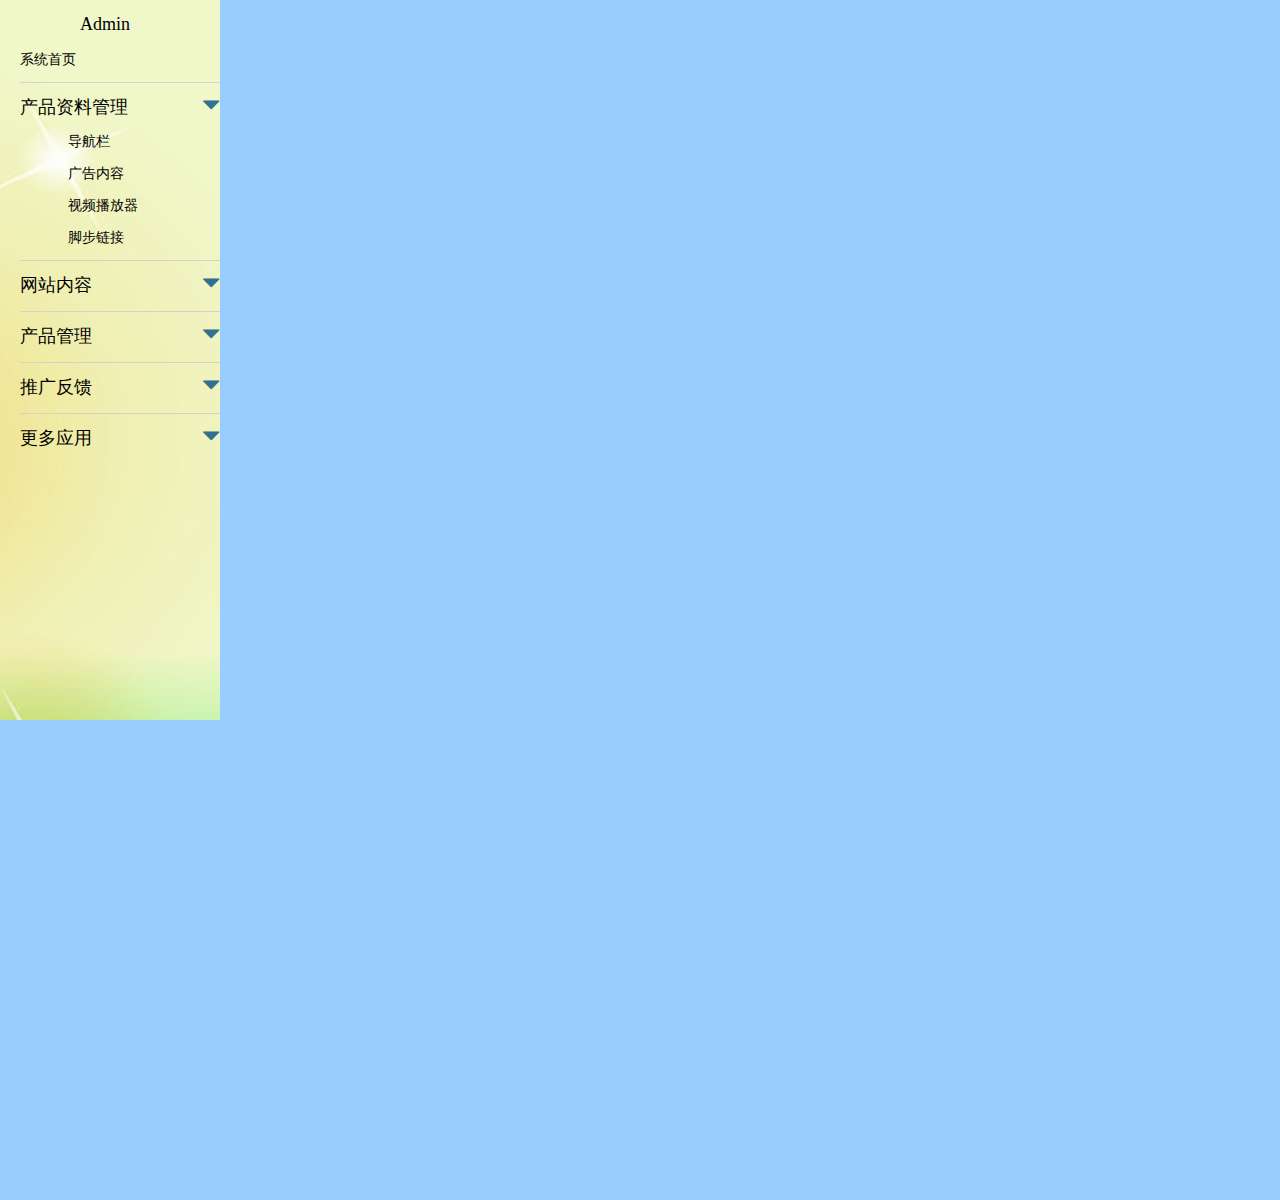
<file: php/login/index.html>
<!doctype html>
<html>
<head>
    <meta charset="utf-8">
    <title>管理员界面</title>
    <link rel="stylesheet" type="text/css" href="css/admin.css">
    <link rel="stylesheet" type="text/css" href="../../css/bootstrap.min.css">
    <script src="js/jquery1.11.min.js"></script>
    <script src="js/main.js"></script>
</head>

<body>
<div id="body">
    <div id="body-left">
        <div class="body-leftmain">
            <ul>
                <li class="nav1">

                    <a href="pages/admin/menu.php" target="a2">Admin</a>
                </li>

                <li>
                    <a href="pages/index.html" target="a2">系统首页 </a>
                </li>
                <li>
                    <a href="##">
                        <p class="t">
                           产品资料管理<span class="text-info pull-right glyphicon glyphicon-triangle-bottom"></span>
                        </p>
                    </a>
                    <ul class="u zz">
                        <li><a href="pages/f-z.html" target="a2">导航栏</a></li>
                        <li><a href="pages/f-s.html" target="a2">广告内容</a></li>
                        <li><a href="pages/f-g.html" target="a2">视频播放器</a></li>
                        <li><a href="pages/footer/menu.php" target="a2">脚步链接</a></li>
                    </ul>
                </li>
                <li>
                    <a href="##">
                        <p class="t">
                           网站内容<span class=" text-info pull-right glyphicon glyphicon-triangle-bottom"></span>
                        </p>
                    </a>
                    <ul class="u cc">
                        <li><a href="pages/f-z.html" target="a2">图片</a></li>
                        <li><a href="pages/f-s.html" target="a2">视频</a></li>
                        <li><a href="pages/f-g.html" target="a2">文章类别</a></li>
                        <li><a href="pages/news/menu.php" target="a2">新闻</a></li>
                    </ul>
                </li>
                <li>
                    <a href="##">
                        <p class="t">
                            产品管理<span class="text-info pull-right glyphicon glyphicon-triangle-bottom"></span>
                        </p>
                    </a>
                    <ul class="u">
                        <li><a href="pages/f-z.html" target="a2">产品类别</a></li>
                        <li><a href="pages/f-s.html" target="a2">产品介绍</a></li>
                        <li><a href="pages/f-g.html" target="a2">产品图片</a></li>
                        <li><a href="pages/f-c.html" target="a2">产品价格</a></li>
                    </ul>
                </li>
                <li>
                    <a href="##">
                        <p class="t">
                           推广反馈<span class="text-info pull-right glyphicon glyphicon-triangle-bottom"></span>
                        </p>
                    </a>
                    <ul class="u">
                        <li><a href="pages/f-z.html" target="a2">推广管理</a></li>
                        <li><a href="pages/f-s.html" target="a2">推送消息管理</a></li>
                        <li><a href="pages/f-g.html" target="a2">优惠券管理</a></li>
                        <li><a href="pages/f-c.html" target="a2">优惠券验证</a></li>
                        <li><a href="pages/f-c.html" target="a2">反馈</a></li>
                    </ul>
                </li>
                <li>
                    <a href="pages/more.html" target="a2">
                        <p class="t">
                           更多应用<span class="text-info pull-right glyphicon glyphicon-triangle-bottom"></span>
                        </p>
                    </a>

                </li>
            </ul>
        </div>
    </div>

    <div id="body-right">


    </div>
</div>
</body>
</html>
</file>
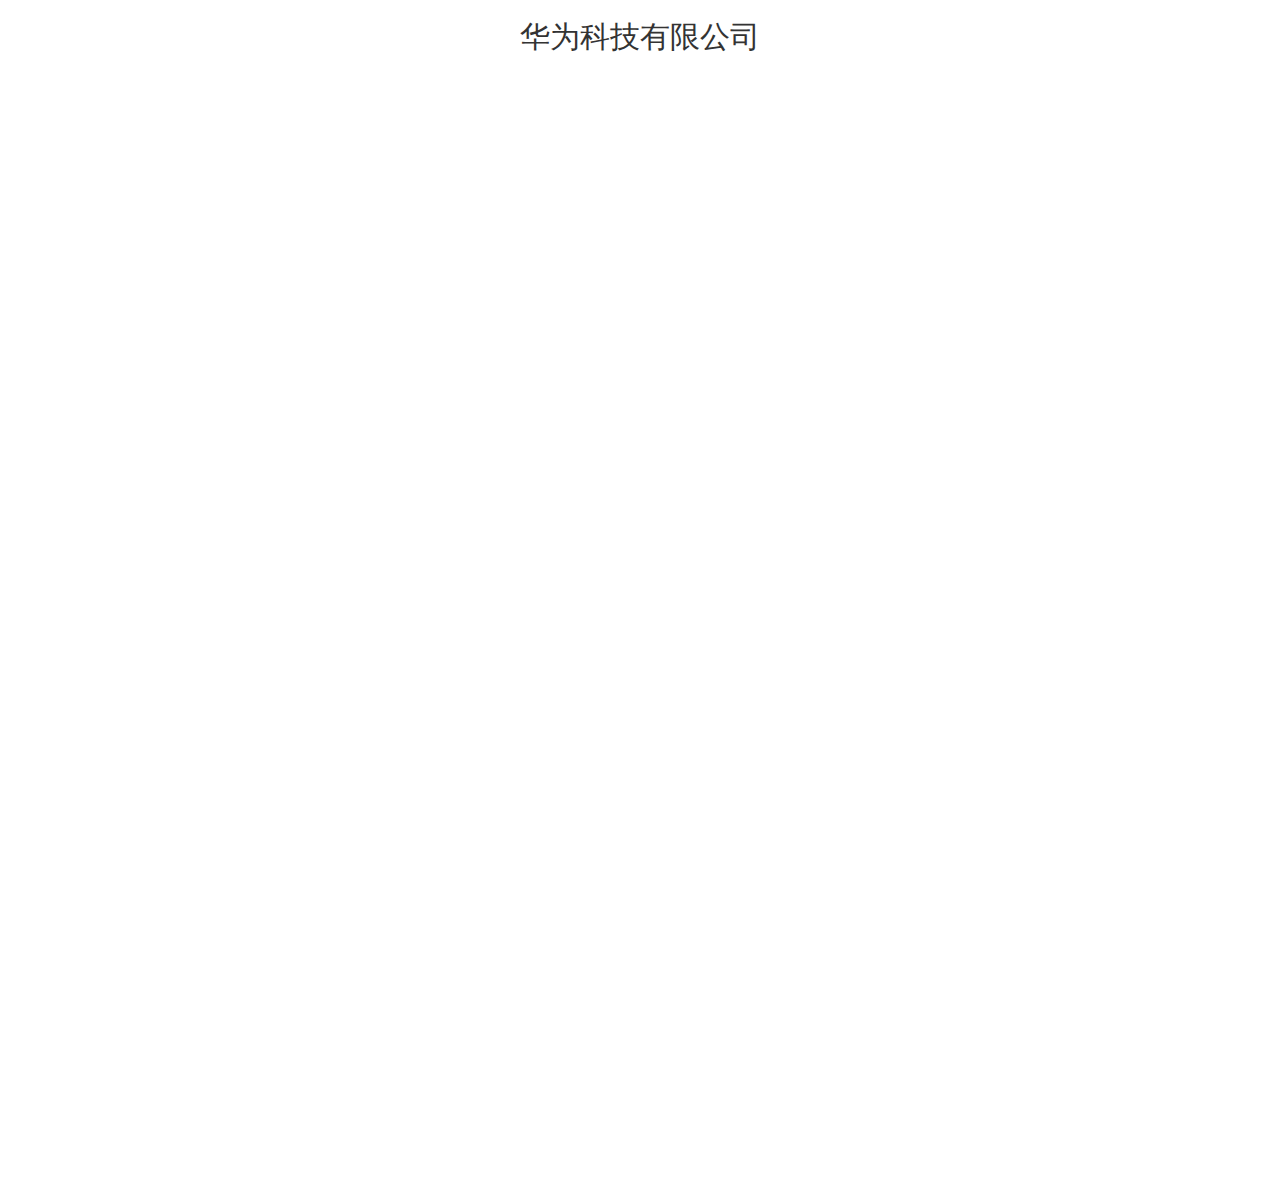
<file: php/login/pages/index.html>
<!doctype html>
<html>
<head>
<meta charset="utf-8">
<title>管理员界面</title>
<link rel="stylesheet" type="text/css" href="../css/admin.css">
<link rel="stylesheet" type="text/css" href="../../../css/bootstrap.min.css">
<script src="../js/jquery1.11.min.js"></script>
<script src="../js/main.js"></script>
</head>

<body>
  <div class="container col-sm-12 text-center" id="body-right-f">
     <h2>华为科技有限公司</h2>
    <div class="container">
         <div class="col-sm-12"> 
         	
         
         </div>

    </div>
   </div>  
</body>
</html>
</file>
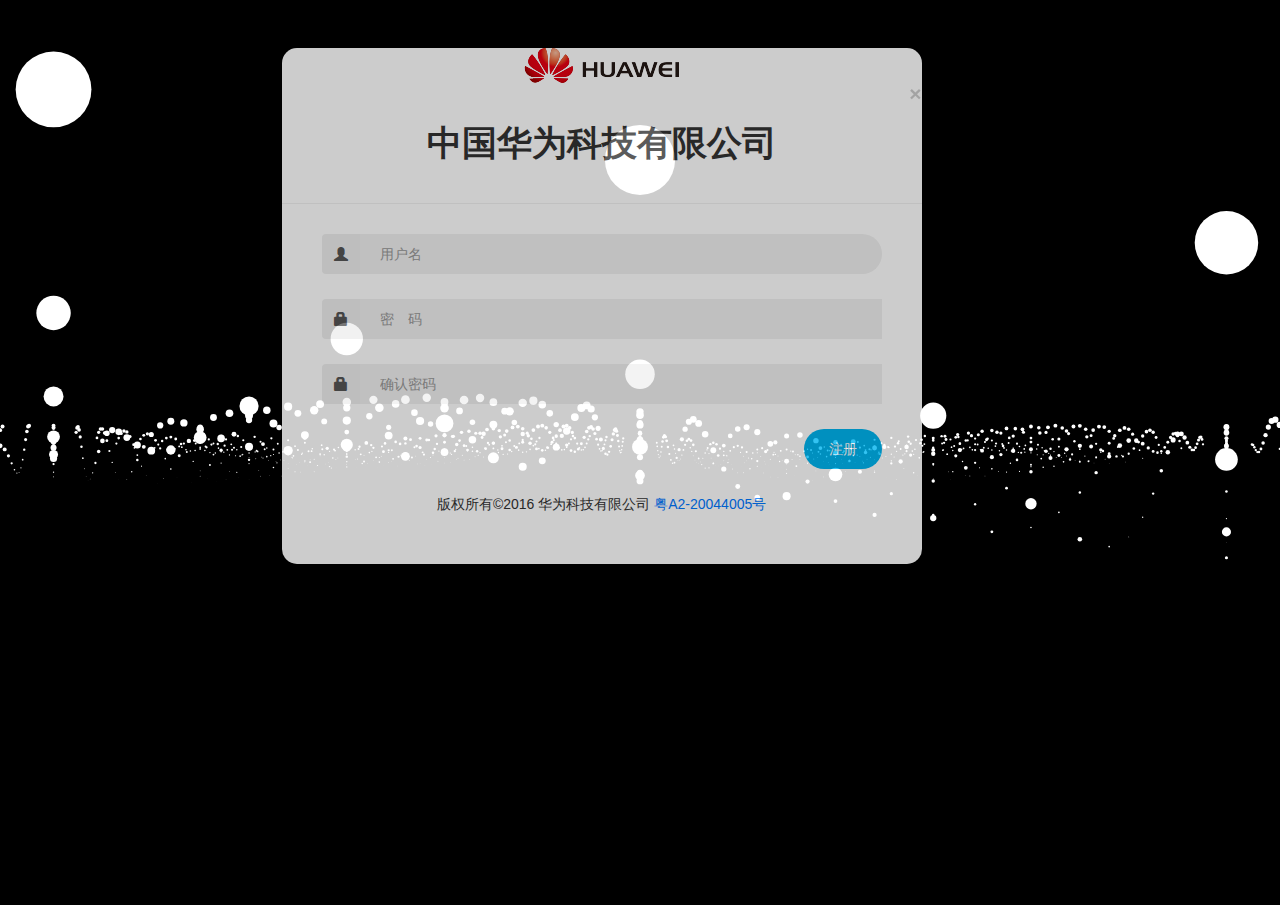
<file: register.html>
<!DOCTYPE html>
<html lang="zh">
<head>
    <meta charset="UTF-8">
    <meta name="viewport" content="width=device-width, user-scalable=no, minimum-scale=1.0, maximum-scale=1.0">
    <title>登录界面</title>
    <link rel="shortcut icon" href="index.ico">
    <!--自定义图标-->
    <link rel="stylesheet" type="text/css" href="css/bootstrap.min.css">
    <!--引入bootstrap css样式-->
    <!-- HTML5 shim and Respond.js for IE8 support of HTML5 elements and media queries -->
    <!-- WARNING: Respond.js doesn't work if you view the page via file:// -->
    <!--[if lt IE 9]>
    <script src="https://cdn.bootcss.com/html5shiv/3.7.3/html5shiv.min.js"></script>
    <script src="https://cdn.bootcss.com/respond.js/1.4.2/respond.min.js"></script>
    <![endif]-->
    <link rel="stylesheet" href="css/font-awesome.min.css"> 
    <link rel="stylesheet" type="text/css" href="css/login.css">
<style>

.wrapper .input_result{ 
	 position:absolute;
	 z-index:99999;
     top:5px; left:90%;
 }
.wrapper .text-danger{ 
	 position:absolute;
	 z-index:99999;
     top:5px; left:60%;
 }

</style>
</head>
<body  ng-app="myApp" ng-controller="signUpController">
<div class="login-set wrapper">

            
                <form style=" opacity: 0.8;" id="valiForm" class="form-horizontal" action="login/regcheck.php" method="post" name="form"  ng-submit="submitForm()">
                    <img class="img-responsive center-block" src="img/华为logo.png">
                     <a href="index.html"  type="button" class="close" aria-hidden="true"
                           >&times;</a>
                    <span class="heading">中国华为科技有限公司</span>


                    <div class="form-group input-group ">

                        <span class="input-group-addon "><span class="glyphicon glyphicon-user"></span></span>
                        <input type="text" class="form-control" name="username" id="username" placeholder="用户名" 
                        ng-model="userdata.username" ng-minlength="4" ng-maxlength="28" required>
                       <p class="fa fa-check input_result text-success" ng-if="form.username.$valid"></p> 
				<p class="text-danger"  ng-if="form.username.$error.required && form.username.$touched">用户名不可为空</p> 
				
				<p class="text-danger" ng-if="(form.username.$error.minlength || form.username.$error.maxlength) && form.username.$touched">用户名长度应在4-32位之间</p> 
                    </div>

                    <div class="form-group input-group help">
                     <span class="input-group-addon">
                     <span class="glyphicon glyphicon-lock"></span></span>
                        <input type="password" class="form-control" name="password" id="password" placeholder="密　码" ng-model="userdata.password" ng-minlength="6" ng-maxlength="28" required >
                       <p class="fa fa-check input_result text-success" ng-if="form.password.$valid"></p> 
				<p class="text-danger" ng-if="form.password.$error.required && form.password.$touched">密码不可为空</p> 

				<p class="text-danger" ng-if="(form.password.$error.minlength || form.password.$error.maxlength) && form.password.$touched">密码应在6-28位之间</p> 
                        <a href="#" class="fa fa-question-circle"></a>
                    </div>
                    <div class="form-group input-group help">
                     <span class="input-group-addon">
                     <span class="glyphicon glyphicon-lock"></span></span>
                        <input type="password" class="form-control" name="confirm" id="password" placeholder="确认密码" ng-model="userdata.confirm" compare="userdata.password" required >
                        <p class="fa fa-check input_result text-success" ng-if="form.confirm.$valid"></p> 
			<p class="text-danger" ng-if="form.confirm.$error.compare && form.confirm.$touched">两次密码输入不一致</p> 
                        <a href="#" class="fa fa-question-circle"></a>
                    </div>
                    <div class="form-group">

                        <button type="submit" name="submit" class="btn btn-default">注册</button>

                    </div>
                    <p class="p">版权所有©2016 华为科技有限公司 <a href="http://www.miitbeian.gov.cn/"> 粤A2-20044005号</a></p>
                </form>


            </div>



<script>
    function key() {
        if (event.keyCode == 13) {

            event.returnValue = false;
            event.cancle = true;
            loginform.submit.click();

        }

    }

</script>
 
<script src="js/angular.min.js"></script> 
<script type="text/javascript">
angular.module('myApp',[])
 .controller('signUpController',function($scope)
 	{
 	 $scope.userdata = {}; 
 	 $scope.submitForm = function()
 	 { console.log($scope.userdata); 
 	 	if($scope.form.$invalid) alert("请检查输入的信息");
 	 	 else alert("提交成功") }; }) 
 .directive('compare',function(){ 
 	var o = {}; o.strict= "AE"; 
 	o.scope = { orgText:"=compare" } 
 	o.require = "ngModel"; 
 	o.link = function(sco,ele,att,con){
 	 con.$validators.compare = function(v){
 	  return v == sco.orgText; }
 	   sco.$watch("orgText",function(){
 	    con.$validate(); }); } 
 	   return o; })
</script>
<script type="text/javascript" src="js/three.min.js"></script>
<script type="text/javascript" src="js/login.js"></script>
</body>
</html>
</file>
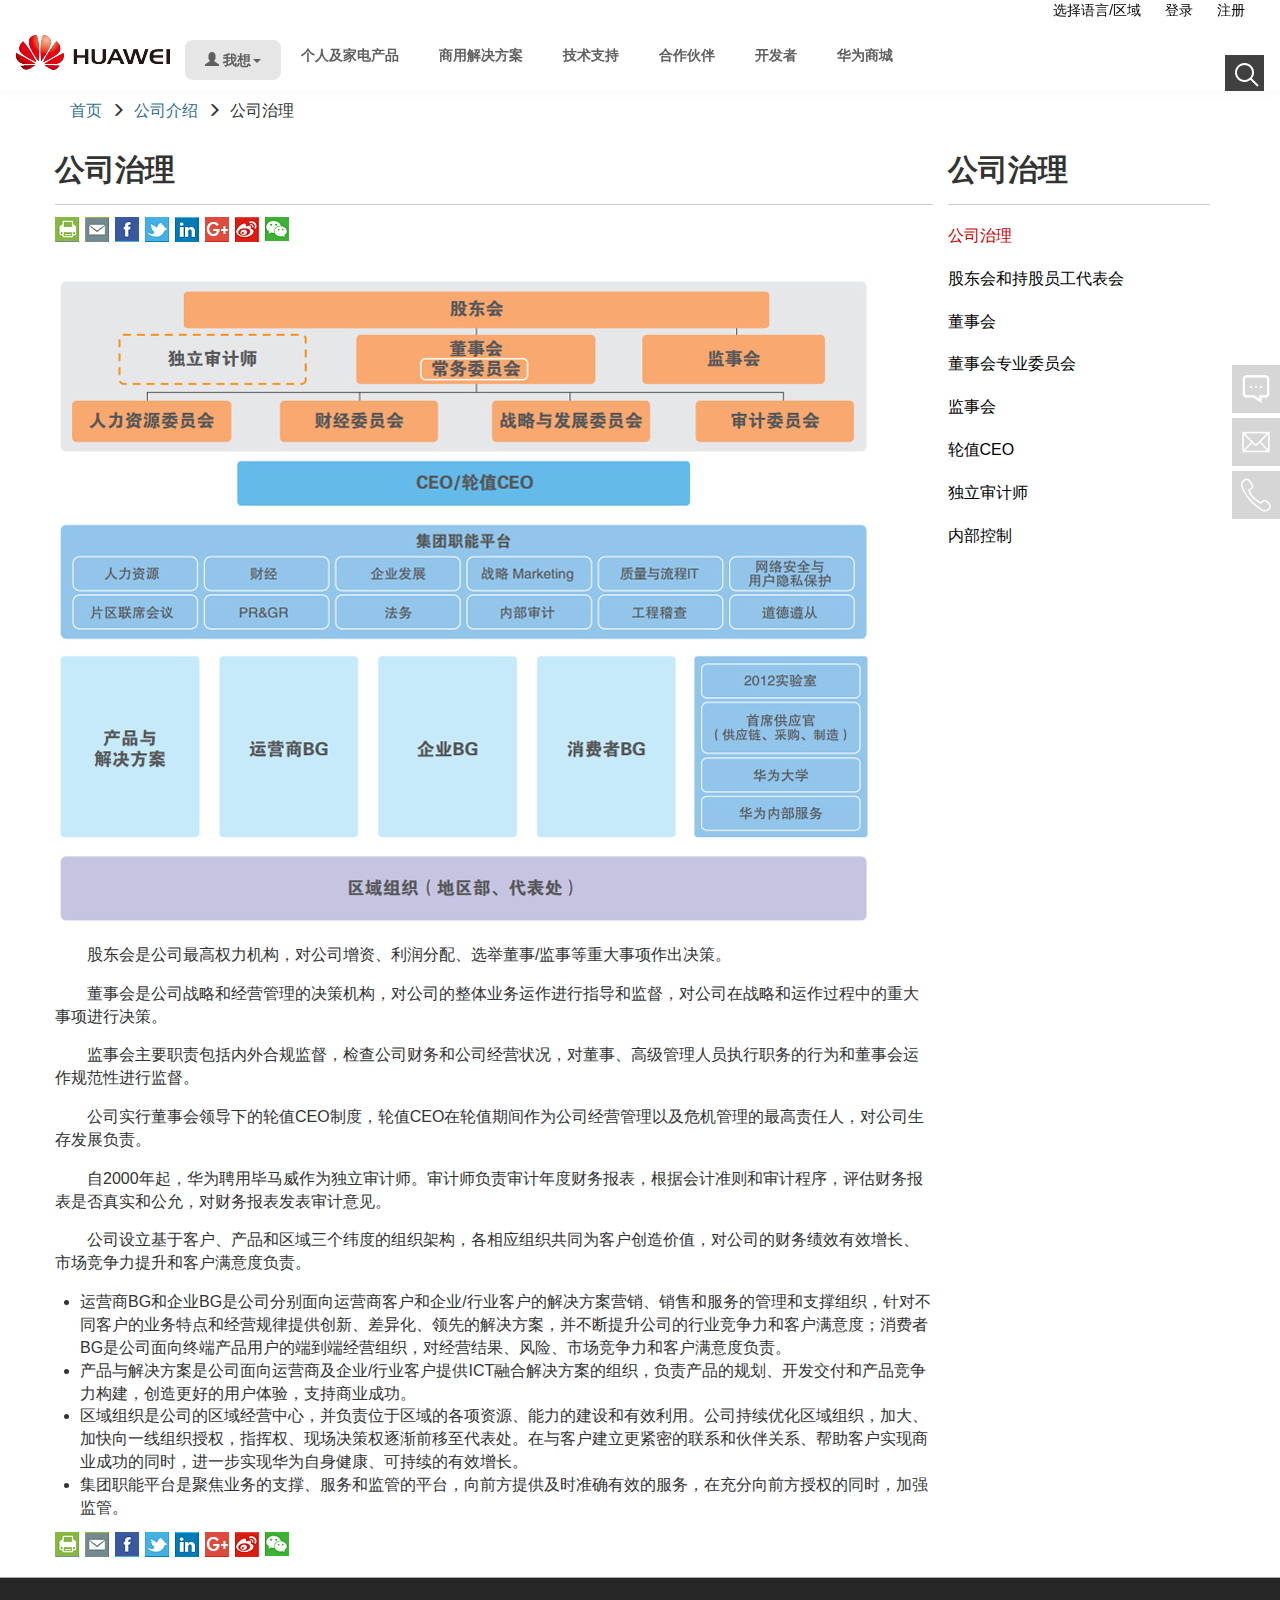
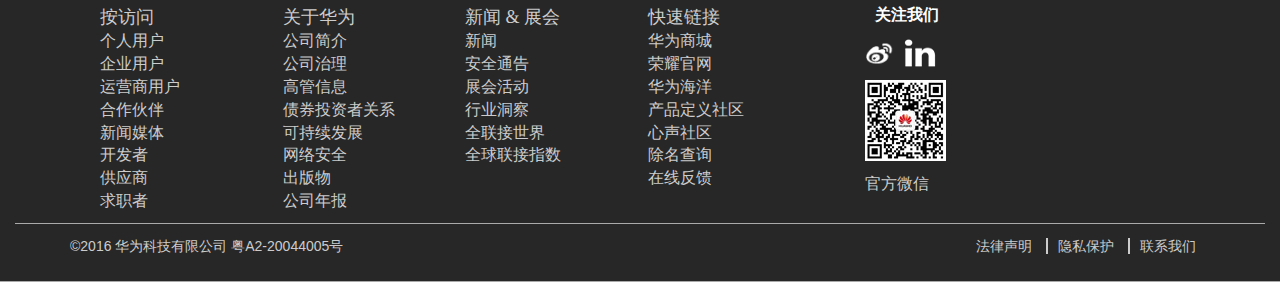
<file: pages/manage.html>
<!doctype html>
<html>
<head>
    <meta charset="utf-8" name="toTop" content="true">
    <meta http-equiv="X-UA-Compatible" content="IE=edge">
    <meta name="viewport" content="width=device-width, initial-scale=1">
    <!--定义设备-->
    <!--自跳转页面-->
    <title>公司治理-关于华为</title>
    <link rel="shortcut icon" href="../index.ico">
    <!--自定义图标-->
    <link rel="stylesheet" type="text/css" href="../css/bootstrap.min.css">
    <link rel="stylesheet" type="text/css" href="../css/bootstrap.css">
    <!--引入bootstrap css样式-->
    <link rel="stylesheet" type="text/css" href="../css/main.css">
    <!--自定义css样式-->
    <!-- HTML5 shim and Respond.js for IE8 support of HTML5 elements and media queries -->
    <!-- WARNING: Respond.js doesn't work if you view the page via file:// -->
    <!--[if lt IE 9]>
    <script src="https://cdn.bootcss.com/html5shiv/3.7.3/html5shiv.min.js"></script>
    <script src="https://cdn.bootcss.com/respond.js/1.4.2/respond.min.js"></script>
    <![endif]-->
</head>
<body id="body">

<div id="right-icon" class="hidden-xs">
    <ul class="list-unstyled">
        <li>
            <div id="toTop"><a href="##">返回顶层</a></div>
        </li>
        <li>
            <div><a href="##">在线反馈</a></div>
        </li>
        <li>
            <div><a href="##">邮件给我</a></div>
        </li>
        <li>
            <div><a href="##">电话联系</a></div>
        </li>

    </ul>


</div>
<!--导航-->
<div class="navbar-fixed-top">


    <nav class="navbar navbar-default">
        <div class="container-fluid">
            <div class="pull-right">
                <div id="nav-main" class="nav-main-top">
                    <span><a href="#">选择语言/区域</a></span>
                    <span><a href="../login.php"  target="_parent">登录</a></span>
                    <span><a href="../register.html"  target="_parent">注册</a></span>
                </div>
            </div>
        </div>
        <div class="container-fluid">
            <div class="navbar-header">
                <button class="navbar-toggle hamburger" id="hamburger" data-toggle="collapse"
                        data-target="#responsenav">

                    <span class="icon-bar"></span>
                    <span class="icon-bar"></span>
                    <span class="icon-bar"></span>

                </button>
                <a href="../index.html "  target="_parent" class="navbar-brand"><img src="../img/华为logo.png"
                                                                  class="img-responsive "></a>
            </div>
            <div class="drop-toggle">
                <div class="collapse navbar-collapse" id="responsenav">
                    <ul class="nav navbar-nav dropdown-list">

                        <li><a href="#" class="dropdown-toggle" data-toggle="dropdown">
                            <span class="glyphicon glyphicon-user"></span>
                            我想<span class="caret"></span></a>
                            <ul class="dropdown-menu hidden-lg  hidden-md">

                                <li><a href="##">浏览智能手机</a></li>
                                <li><a href="##">购买手机产品</a></li>
                                <li><a href="##">获取技术支持</a></li>
                                <li><a href="##">查找销售门店</a></li>
                                <li><a href="##">访问消费者网站 ></a></li>

                                <li><a href="##">提交购买需求</a></li>
                                <li><a href="##">查看成功案例</a></li>
                                <li><a href="##">查找营销资料</a></li>
                                <li><a href="##">成为渠道合作伙伴</a></li>
                                <li><a href="##">访问企业业务网站 ></a></li>

                            </ul>
                        </li>
                        <li><a href="#" class="dropdown-toggle" data-toggle="dropdown">个人及家电产品</a>

                            <ul class="dropdown-menu  hidden-lg  hidden-md">
                                <li><a href="##">智能手机</a></li>
                                <li><a href="##">笔记本&平板</a></li>
                                <li><a href="##">穿戴设备</a></li>
                                <li><a href="##">移动宽带</a></li>
                                <li><a href="##">智能家居</a></li>
                                <li><a href="##"> 配件</a></li>
                            </ul>
                        </li>
                        <li><a href="#" class="dropdown-toggle" data-toggle="dropdown">商用解决方案</a>

                            <ul class="dropdown-menu  hidden-lg  hidden-md">
                                <p class=" text-danger">热点话题</p>
                                <li><a href="##">大视频</a></li>
                                <li><a href="##">大IT</a></li>
                                <li><a href="##">大运营</a></li>
                                <li><a href="##">大结构</a></li>
                                <li><a href="##">大管道</a></li>
                                <li><a href="##">软件定义网络(SDN)</a></li>
                                <li><a href="##">精简IT,敏捷商道</a></li>
                                <li><a href="##">物联网,驱动行业创新</a></li>
                                <p class="text-danger">行业</p>
                                <li><a href="##">公共安全</a></li>
                                <li><a href="##">政务</a></li>
                                <li><a href="##">轨道</a></li>
                                <li><a href="##">电力</a></li>
                                <li><a href="##">金融</a></li>
                                <li><a href="##">影音传媒</a></li>
                                <li><a href="##">教育</a></li>
                                <li><a href="##" class="lx">查看更多 ></a></li>
                                <p class="text-danger">企业产品及服务</p>

                                <li><a href="##">交换机</a></li>
                                <li><a href="##">路由器</a></li>
                                <li><a href="##">WLAN</a></li>
                                <li><a href="##">服务器</a></li>
                                <li><a href="##">存储</a></li>
                                <li><a href="##">云计算</a></li>
                                <li><a href="##">网络能源</a></li>
                                <li><a href="##">服务创新</a></li>
                                <li><a href="##" class="lx">查看更多 ></a></li>
                            </ul>


                        </li>
                        <li><a href="#" class="dropdown-toggle" data-toggle="dropdown">技术支持</a>
                            <ul class="dropdown-menu  hidden-lg  hidden-md">
                                <p class="text-danger">消费者</p>
                                <li><a href="##">寄修服务</a></li>
                                <li><a href="##">预约服务</a></li>
                                <li><a href="##">保修状态查询</a></li>
                                <li><a href="##">保修政策</a></li>
                                <li><a href="##">花粉俱乐部</a></li>
                                <li><a href="##">服务中心</a></li>
                                <li><a href="##">升级软件应用</a></li>
                                <li><a href="##" class="lx">查看更多 ></a></li>
                                <p class="text-danger">企业用户</p>
                                <li><a href="##">技术支持</a></li>
                                <li><a href="##">软件下载</a></li>
                                <li><a href="##">互动社区</a></li>
                                <li><a href="##">工具</a></li>
                                <li><a href="##">文档查找</a></li>
                                <li><a href="##">案例库</a></li>
                                <li><a href="##">华为培训与认证</a></li>
                                <li><a href="##" class="lx">查看更多 ></a></li>
                                <p class="text-danger">运营商用户</p>

                                <li><a href="##">技术支持</a></li>
                                <li><a href="##">软件下载</a></li>
                                <li><a href="##">工具</a></li>
                                <li><a href="##">知识库</a></li>
                                <li><a href="##">公告</a></li>
                                <li><a href="##">互动社区</a></li>
                                <li><a href="##">智能问答</a></li>
                                <li><a href="##" class="lx">查看更多 ></a></li>


                            </ul>


                        </li>
                        <li><a href="#" class="dropdown-toggle" data-toggle="dropdown">合作伙伴</a>

                            <ul class="dropdown-menu  hidden-lg  hidden-md">
                                <p class="text-danger">合作伙伴计划</p>
                                <li><a href="##">渠道伙伴政策</a></li>
                                <li><a href="##">华为技术认证</a></li>
                                <li><a href="##">企业业务解决方案伙伴计划</a></li>
                                <li><a href="##">运营商解决方案伙伴计划</a></li>
                                <li><a href="##">服务合作伙伴计划</a></li>
                                <p class="text-danger">合作伙伴展示</p>
                                <li><a href="##">渠道伙伴</a></li>
                                <li><a href="##">联盟伙伴</a></li>
                                <li><a href="##">Marketplace</a></li>
                                <li><a href="##">兼容性列表</a></li>
                                <p class="text-danger">联系合作伙伴</p>
                                <li><a href="##">查找经销商</a></li>
                                <li><a href="##">查找服务商</a></li>
                                <li><a href="##">查找解决方案伙伴</a></li>


                            </ul>

                        </li>
                        <li><a href="#" class="dropdown-toggle" data-toggle="dropdown">开发者</a></li>
                        <li><a href="#" class="dropdown-toggle" data-toggle="dropdown">华为商城</a></li>
                    </ul>
                    <ul class="list-unstyled nav navbar-nav pull-right new-search-bg">
                        <li><a href="##" class="dropdown-toggle" data-toggle="dropdown">search</a>
                            <ul class="list-unstyled dropdown-menu dropdown-menu-right new-search">
                                <div class="input-group form-group">
                                    <input type="text" class="form-control" placeholder="搜索..."/>
                                      <span class="input-group-addon btn">
                                      	<span class=" glyphicon glyphicon-search">
                                        </span></span>
                                </div>
                            </ul>

                        </li>
                    </ul>


                </div>


                <div class="dropmenu-down" style="z-index:999;">
                    <div class="dropmenu">
                        <div class="row">
                            <div class="col-sm-3">
                                <div class="row">
                                    <div class="col-sm-3">
                                        <img src="../img/nav/phone_1.png">
                                    </div>
                                    <div class="col-sm-9">
                                        <ul class="list-unstyled">
                                            <li><a href="##">浏览智能手机</a></li>
                                            <li><a href="##">购买手机产品</a></li>
                                            <li><a href="##">获取技术支持</a></li>
                                            <li><a href="##">查找销售门店</a></li>
                                            <li><a href="##">访问消费者网站 ></a></li>

                                        </ul>
                                    </div>
                                </div>

                            </div>
                            <div class="col-sm-3">
                                <div class="row">
                                    <div class="col-sm-3">
                                        <img src="../img/nav/nav_ebg.png">
                                    </div>
                                    <div class="col-sm-9">
                                        <ul class="list-unstyled">
                                            <li><a href="##">提交购买需求</a></li>
                                            <li><a href="##">查看成功案例</a></li>
                                            <li><a href="##">查找营销资料</a></li>
                                            <li><a href="##">成为渠道合作伙伴</a></li>
                                            <li><a href="##">访问企业业务网站 ></a></li>
                                        </ul>
                                    </div>
                                </div>

                            </div>
                            <div class="col-sm-3">
                                <div class="row">
                                    <div class="col-sm-3">
                                        <img src="../img/nav/nav_cbg9-21.png">
                                    </div>
                                    <div class="col-sm-9">
                                        <ul class="list-unstyled">
                                            <li><a href="##">了解行业热点</a></li>
                                            <li><a href="##">了解运营商解决方案</a></li>
                                            <li><a href="##">查找运营商相关产品</a></li>
                                            <li><a href="##">了解运营商服务</a></li>
                                            <li><a href="##">访问运营商业务网站 </a></li>
                                        </ul>
                                    </div>
                                </div>

                            </div>
                            <div class="col-sm-3">
                                <div class="row">
                                    <ul class="list-unstyled">
                                        <li><a href="##">联系华为</a></li>
                                        <li><a href="##">了解管理团队</a></li>
                                        <li><a href="##">关注华为动态</a></li>
                                        <li><a href="##">加入华为</a></li>
                                        <li><a href="##">在线反馈 </a></li>

                                    </ul>
                                </div>
                            </div>
                        </div>

                    </div>
                    <div class="dropmenu">
                        <div class="row">
                            <div class="col-sm-2">
                                <a href="##">
                                    <p>智能手机</p>
                                    <img src="../img/nav/phone_1.png">
                                    <h4>HUAWEI Mate 9</h4></a>

                                <a href="##" class="lx">查看更多 ></a>

                            </div>
                            <div class="col-sm-2">
                                <a href="##">
                                    <p>笔记本 & 平板 </p>
                                    <img src="../img/nav/dropmenu2.png">
                                    <h4>MateBook</h4>
                                </a>
                                <a href="##" class="lx">查看更多 ></a>

                            </div>
                            <div class="col-sm-2">
                                <a href="##">
                                    <p>穿戴设备</p>
                                    <img src="../img/nav/dropmenu3.png">
                                    <h4>TalkBand B3</h4>
                                </a>
                                <a href="##" class="lx">查看更多 ></a>

                            </div>
                            <div class="col-sm-2">
                                <a href="##">
                                    <p>移动宽带</p>
                                    <img src="../img/nav/dropmenu4.png">
                                    <h4>随行WIFI Plus</h4>
                                </a>
                                <a href="##" class="lx">查看更多 ></a>

                            </div>
                            <div class="col-sm-2">
                                <a href="##">
                                    <p>智能家居</p>
                                    <img src="../img/nav/dropmenu5.png">
                                    <h4>华为路由器Q1</h4>
                                </a>
                                <a href="##" class="lx">查看更多 ></a>

                            </div>
                            <div class="col-sm-2">
                                <a href="##">
                                    <p>配件</p>
                                    <img src="../img/nav/dropmenu6.png" style="margin-left:45px;">
                                    <h4>VR眼镜</h4>
                                </a>
                                <a href="##" class="lx">查看更多 ></a>

                            </div>

                        </div>

                    </div>

                    <div class="dropmenu">
                        <div class="row dropmenu-list3">
                            <div class="col-sm-2">
                                <p class=" text-left">热点话题</p>
                                <ul class="list-unstyled  text-left">
                                    <li><a href="##">大视频</a></li>
                                    <li><a href="##">大IT</a></li>
                                    <li><a href="##">大运营</a></li>
                                    <li><a href="##">大结构</a></li>
                                    <li><a href="##">大管道</a></li>
                                    <li><a href="##">软件定义网络(SDN)</a></li>
                                    <li><a href="##">精简IT,敏捷商道</a></li>
                                    <li><a href="##">物联网,驱动行业创新</a></li>

                                </ul>

                            </div>
                            <div class="col-sm-2">
                                <p class=" text-left">行业</p>
                                <ul class="list-unstyled  text-left">
                                    <li><a href="##">公共安全</a></li>
                                    <li><a href="##">政务</a></li>
                                    <li><a href="##">轨道</a></li>
                                    <li><a href="##">电力</a></li>
                                    <li><a href="##">金融</a></li>
                                    <li><a href="##">影音传媒</a></li>
                                    <li><a href="##">教育</a></li>
                                    <li><a href="##" class="lx">查看更多 ></a></li>
                                </ul>

                            </div>
                            <div class="col-sm-2">
                                <p class=" text-left">企业产品及服务</p>
                                <ul class="list-unstyled  text-left">
                                    <li><a href="##">交换机</a></li>
                                    <li><a href="##">路由器</a></li>
                                    <li><a href="##">WLAN</a></li>
                                    <li><a href="##">服务器</a></li>
                                    <li><a href="##">存储</a></li>
                                    <li><a href="##">云计算</a></li>
                                    <li><a href="##">网络能源</a></li>
                                    <li><a href="##">服务创新</a></li>
                                    <li><a href="##" class="lx">查看更多 ></a></li>
                                </ul>
                            </div>
                            <div class="col-sm-2">
                                <p class=" text-left">运营商产品及服务</p>
                                <ul class="list-unstyled  text-left">
                                    <li><a href="##">无线网络</a></li>
                                    <li><a href="##">固定网络</a></li>
                                    <li><a href="##">云核心网</a></li>
                                    <li><a href="##">电信软件</a></li>
                                    <li><a href="##">IT基础设施</a></li>
                                    <li><a href="##">网络能源</a></li>
                                    <li><a href="##">全球服务</a></li>
                                    <li><a href="##" class="lx">查看更多 ></a></li>
                                </ul>

                            </div>
                            <div class="col-sm-2">
                                <p>其他产品</p>

                                <p><a href="##">智能光伏</a></p>

                            </div>


                        </div>

                    </div>
                    <div class="dropmenu">
                        <div class="row dropmenu-list4">
                            <div class="col-sm-2">
                                <p class=" text-left">消费者</p>
                                <ul class="list-unstyled  text-left">

                                    <li><a href="##">寄修服务</a></li>
                                    <li><a href="##">预约服务</a></li>
                                    <li><a href="##">保修状态查询</a></li>
                                    <li><a href="##">保修政策</a></li>
                                    <li><a href="##">花粉俱乐部</a></li>
                                    <li><a href="##">服务中心</a></li>
                                    <li><a href="##">升级软件应用</a></li>
                                    <li><a href="##" class="lx">查看更多 ></a></li>
                                </ul>

                            </div>
                            <div class="col-sm-2">
                                <p class=" text-left">企业用户</p>
                                <ul class="list-unstyled  text-left">
                                    <li><a href="##">技术支持</a></li>
                                    <li><a href="##">软件下载</a></li>
                                    <li><a href="##">互动社区</a></li>
                                    <li><a href="##">工具</a></li>
                                    <li><a href="##">文档查找</a></li>
                                    <li><a href="##">案例库</a></li>
                                    <li><a href="##">华为培训与认证</a></li>
                                    <li><a href="##" class="lx">查看更多 ></a></li>
                                </ul>

                            </div>
                            <div class="col-sm-2">
                                <p class=" text-left">运营商用户</p>
                                <ul class="list-unstyled  text-left">
                                    <li><a href="##">技术支持</a></li>
                                    <li><a href="##">软件下载</a></li>
                                    <li><a href="##">工具</a></li>
                                    <li><a href="##">知识库</a></li>
                                    <li><a href="##">公告</a></li>
                                    <li><a href="##">互动社区</a></li>
                                    <li><a href="##">智能问答</a></li>
                                    <li><a href="##" class="lx">查看更多 ></a></li>
                                </ul>
                            </div>

                            <div class="col-sm-2">
                                <img src="../img/nav/group_nav_support.jpg" class="img-responsive">

                                <div>在线技术支持、软件下载、文档共享，无论您遇到任何问题，我们都将随时为您提供服务。</div>

                            </div>


                        </div>

                    </div>

                    <div class="dropmenu">
                        <div class="row dropmenu-list3 dropmenu-list5">
                            <div class="col-sm-2">
                                <p class=" text-left">合作伙伴计划</p>
                                <ul class="list-unstyled  text-left">

                                    <li><a href="##">渠道伙伴政策</a></li>
                                    <li><a href="##">华为技术认证</a></li>
                                    <li><a href="##">企业业务解决方案伙伴计划</a></li>
                                    <li><a href="##">运营商解决方案伙伴计划</a></li>
                                    <li><a href="##">服务合作伙伴计划</a></li>

                                </ul>

                            </div>
                            <div class="col-sm-2">
                                <p class=" text-left">合作伙伴展示</p>
                                <ul class="list-unstyled  text-left">
                                    <li><a href="##">渠道伙伴</a></li>
                                    <li><a href="##">联盟伙伴</a></li>
                                    <li><a href="##">Marketplace</a></li>
                                    <li><a href="##">兼容性列表</a></li>
                                </ul>

                            </div>
                            <div class="col-sm-2">
                                <p class=" text-left">联系合作伙伴</p>
                                <ul class="list-unstyled  text-left">
                                    <li><a href="##">查找经销商</a></li>
                                    <li><a href="##">查找服务商</a></li>
                                    <li><a href="##">查找解决方案伙伴</a></li>
                                </ul>

                            </div>
                            <div class="col-sm-2">
                                <p class=" text-left">获取资源</p>
                                <ul class="list-unstyled  text-left">
                                    <li><a href="##">合作伙伴大学</a></li>
                                </ul>
                            </div>

                            <div class="col-sm-2">
                                <p class="text-left"><span class="glyphicon glyphicon-user"></span>渠道伙伴系统登录</p>

                                <p class="text-left"><span class="glyphicon glyphicon-lock"></span> 解决方案伙伴系统登录</p>

                                <p class="text-left"><span class="glyphicon glyphicon-cloud"></span> 企业用户合作伙伴门户</p>
                            </div>


                        </div>

                    </div>

                </div>
            </div>

        </div>
    </nav>


</div>

<div class="container" style="margin-top:100px;">
    <ul class="list-unstyled list-inline">
        <li><a href="../index.html"  target="_parent" class="text-info">首页</a></li>
        <span class="glyphicon glyphicon-menu-right 
"></span>
        <li><a href="introduction .html"  target="_parent" class="text-info">公司介绍</a></li>  <span class="glyphicon glyphicon-menu-right 
"></span>
        <li>公司治理</li>
    </ul>
</div>
<div class="container">
    <div class="row">
        <div class="col-md-9 col-sm-9 m-left">
            <h3 class="m-h3">公司治理</h3>

            <div class="icon">
                <a href="##" class="z"></a>
                <a href="##" class="x"></a>
                <a href="##" class="c"></a>
                <a href="##" class="v"></a>
                <a href="##" class="b"></a>
                <a href="##" class="n"></a>
                <a href="##" class="m"></a>
                <a href="##" class="l"></a>
            </div>
            <div class="text-main">
                <img src="../img/Corporate-Governance-cn.jpg" class="img-responsive">


                <p>股东会是公司最高权力机构，对公司增资、利润分配、选举董事/监事等重大事项作出决策。</p>

                <p>董事会是公司战略和经营管理的决策机构，对公司的整体业务运作进行指导和监督，对公司在战略和运作过程中的重大事项进行决策。 </p>

                <p>监事会主要职责包括内外合规监督，检查公司财务和公司经营状况，对董事、高级管理人员执行职务的行为和董事会运作规范性进行监督。</p>

                <p> 公司实行董事会领导下的轮值CEO制度，轮值CEO在轮值期间作为公司经营管理以及危机管理的最高责任人，对公司生存发展负责。</p>

                <p> 自2000年起，华为聘用毕马威作为独立审计师。审计师负责审计年度财务报表，根据会计准则和审计程序，评估财务报表是否真实和公允，对财务报表发表审计意见。</p>

                <p>公司设立基于客户、产品和区域三个纬度的组织架构，各相应组织共同为客户创造价值，对公司的财务绩效有效增长、市场竞争力提升和客户满意度负责。</p>
                <ul>
                    <li>
                        运营商BG和企业BG是公司分别面向运营商客户和企业/行业客户的解决方案营销、销售和服务的管理和支撑组织，针对不同客户的业务特点和经营规律提供创新、差异化、领先的解决方案，并不断提升公司的行业竞争力和客户满意度；消费者BG是公司面向终端产品用户的端到端经营组织，对经营结果、风险、市场竞争力和客户满意度负责。
                    </li>
                    <li>产品与解决方案是公司面向运营商及企业/行业客户提供ICT融合解决方案的组织，负责产品的规划、开发交付和产品竞争力构建，创造更好的用户体验，支持商业成功。</li>
                    <li>
                        区域组织是公司的区域经营中心，并负责位于区域的各项资源、能力的建设和有效利用。公司持续优化区域组织，加大、加快向一线组织授权，指挥权、现场决策权逐渐前移至代表处。在与客户建立更紧密的联系和伙伴关系、帮助客户实现商业成功的同时，进一步实现华为自身健康、可持续的有效增长。
                    </li>
                    <li>集团职能平台是聚焦业务的支撑、服务和监管的平台，向前方提供及时准确有效的服务，在充分向前方授权的同时，加强监管。</li>
                </ul>

            </div>
            <div class="icon">
                <a href="##" class="z"></a>
                <a href="##" class="x"></a>
                <a href="##" class="c"></a>
                <a href="##" class="v"></a>
                <a href="##" class="b"></a>
                <a href="##" class="n"></a>
                <a href="##" class="m"></a>
                <a href="##" class="l"></a>
            </div>
        </div>

        <div class="col-md-3  col-sm-3  visible-md visible-lg visible-sm">

            <h3 class="m-h3">公司治理</h3>
            <ul class="list-unstyled m-right">
                <a href="##" class="active">
                    <li>公司治理</li>
                </a>
                <a href="##">
                    <li>股东会和持股员工代表会</li>
                </a>
                <a href="##">
                    <li>董事会</li>
                </a>
                <a href="##">
                    <li>董事会专业委员会</li>
                </a>
                <a href="##">
                    <li>监事会</li>
                </a>
                <a href="##">
                    <li>轮值CEO</li>
                </a>
                <a href="##">
                    <li>独立审计师</li>
                </a>
                <a href="##">
                    <li>内部控制</li>
                </a>
            </ul>

        </div>
    </div>

</div>
<!--底部导航-->
<!--底部导航-->
<div class="modal-footer">
    <div class="container">
        <div class="col-md-8 col-sm-12 hidden-xs">
            <div class="col-md-3  col-sm-3">
                <label> 按访问</label>

                <ul class="list-unstyled xs-nav ">
                    <li><a href="user.html"  target="_parent">个人用户</a></li>
                    <li><a href="#">企业用户</a></li>
                    <li><a href="#">运营商用户</a></li>
                    <li><a href="#">合作伙伴</a></li>
                    <li><a href="#">新闻媒体</a></li>
                    <li><a href="#">开发者</a></li>
                    <li><a href="#">供应商</a></li>
                    <li><a href="#">求职者</a></li>
                </ul>
            </div>
            <div class="  col-md-3   col-sm-3">
                <label>关于华为</label>
                <ul class="list-unstyled  xs-nav">

                    <li><a href="introduction.html" target="_parent">公司简介</a></li>
                    <li><a href="manage.html"  target="_parent">公司治理</a></li>
                    <li><a href="#">高管信息</a></li>
                    <li><a href="#">债券投资者关系</a></li>
                    <li><a href="#">可持续发展</a></li>
                    <li><a href="##">网络安全</a></li>
                    <li><a href="#">出版物</a></li>
                    <li><a href="#">公司年报</a></li>
                </ul>


            </div>
            <div class="  col-md-3   col-sm-3 ">
                <label>新闻 & 展会</label>
                <ul class="list-unstyled  xs-nav">

                    <li><a href="news.php"  target="_parent">新闻</a></li>
                    <li><a href="#">安全通告</a></li>
                    <li><a href="#">展会活动</a></li>
                    <li class="changye"><a href="#">行业洞察</a></li>
                    <li><a href="#">全联接世界</a></li>
                    <li><a href="#">全球联接指数</a></li>
                </ul>


            </div>
            <div class=" col-md-3   col-sm-3 ">
                <label>快速链接</label>
                <ul class="list-unstyled  xs-nav">

                    <li><a href="#">华为商城</a></li>
                    <li><a href="#">荣耀官网</a></li>
                    <li><a href="#">华为海洋</a></li>
                    <li><a href="#">产品定义社区</a></li>
                    <li><a href="#">心声社区</a></li>
                    <li><a href="#">除名查询</a></li>
                    <li><a href="#">在线反馈</a></li>
                </ul>


            </div>
        </div>


        <div class="col-xs-12 visible-xs">
            <div class="col-sm-3 navbar">
                <label class="navbar-toggle pull-left" data-toggle="collapse" data-target="#f">
                    按访问者<span class="caret"></span> </label>

                <div class="collapse navbar-collapse col-xs-12" id="f">
                    <ul class=" nav navbar-nav ">
                        <li><a href="user.html"  target="_parent">个人用户</a></li>
                        <li><a href="#">企业用户</a></li>
                        <li><a href="#">运营商用户</a></li>
                        <li><a href="#">合作伙伴</a></li>
                        <li><a href="#">新闻媒体</a></li>
                        <li><a href="#">开发者</a></li>
                        <li><a href="#">供应商</a></li>
                        <li><a href="#">求职者</a></li>
                    </ul>
                </div>
            </div>
            <div class="col-sm-3 navbar">
                <label class="navbar-toggle pull-left" data-toggle="collapse" data-target="#d">
                    关于华为<span class="caret"></span>

                </label>

                <div class="collapse navbar-collapse  col-xs-12" id="d">
                    <ul class=" nav navbar-nav ">
                        <li><a href="introduction.html" target="_parent">公司简介</a></li>
                        <li><a href="manage.html"  target="_parent">公司治理</a></li>
                        <li><a href="#">高管信息</a></li>
                        <li><a href="#">债券投资者关系</a></li>
                        <li><a href="#">可持续发展</a></li>
                        <li><a href="##">网络安全</a></li>
                        <li><a href="#">出版物</a></li>
                        <li><a href="#">公司年报</a></li>
                    </ul>
                </div>
            </div>
            <div class="col-sm-3 navbar">
                <label class="navbar-toggle pull-left" data-toggle="collapse" data-target="#g">
                    新闻 &amp; 展会<span class="caret"></span>

                </label>

                <div class="collapse navbar-collapse  col-xs-12" id="g">
                    <ul class=" nav navbar-nav ">
                        <li><a href="news.php"  target="_parent">新闻</a></li>
                        <li><a href="#">安全通告</a></li>
                        <li><a href="#">展会活动</a></li>


                    </ul>
                </div>
            </div>
            <div class="col-sm-3 navbar">
                <label class="navbar-toggle pull-left" data-toggle="collapse" data-target="#s">
                    行业洞察<span class="caret"></span>

                </label>

                <div class="collapse navbar-collapse  col-xs-12" id="s">
                    <ul class=" nav navbar-nav ">
                        <li><a href="#">全联接世界</a></li>
                        <li><a href="#">全球联接指数</a></li>
                    </ul>
                </div>
            </div>
            <div class="col-sm-3 navbar">
                <label class="navbar-toggle pull-left" data-toggle="collapse" data-target="#a">
                    快速链接<span class="caret"></span>

                </label>

                <div class="collapse navbar-collapse  col-xs-12" id="a">
                    <ul class=" nav navbar-nav ">
                        <li><a href="#">华为商城</a></li>
                        <li><a href="#">荣耀官网</a></li>
                        <li><a href="#">华为海洋</a></li>
                        <li><a href="#">产品定义社区</a></li>
                        <li><a href="#">心声社区</a></li>
                        <li><a href="#">除名查询</a></li>
                        <li><a href="#">在线反馈</a></li>
                    </ul>
                </div>
            </div>


        </div>


        <div class="col-md-4">
            <div class="imglinks pull-left">
                <ul class="list-unstyled">
                    <li class="label">关注我们</li>
                    <div>
                        <a href="##"><img src="../img/footer/sina.png" style="width:35px;"></a>
                        <a href="##"><img src="../img/footer/linkedin.png"></a>
                        <a href="##"><img src="../img/footer/wechat.jpg"></a>
                        <li>官方微信</li>
                    </div>
                </ul>
            </div>
        </div>
    </div>
    <div class="container-fluid" style="border-top:1px solid #aaaaaa;">
        <div class="container">
            <div class="text-right">
                <p class="footer-new text-left pull-left">©2016 华为科技有限公司 <a href="http://www.miitbeian.gov.cn/">
                    粤A2-20044005号</a></p>


                <span><a href="#">法律声明</a></span>
                <span><a href="#">隐私保护</a></span>
                <span><a href="#">联系我们</a></span>

            </div>
        </div>
    </div>
</div>
<script src="../js/jquery-1.10.2.min.js"></script>
<script src="../js/jquery.mobile-1.4.5.js"></script>
<script>
$(document).on("pagecreate","#body",function(){
	$("body").on("swipeleft",function(){
		alert("确定跳转......");
		window.location.href="../login.php"; 
		});
});

</script>
<script src="../js/bootstrap.min.js"></script>
<script src="../js/main.js"></script>
<script type="text/javascript">
    $(document).ready(function () {
        $(".hamburger").click(function () {
            $(this).toggleClass("is-active");
        });
    });
</script>
</body>
</html>
</file>
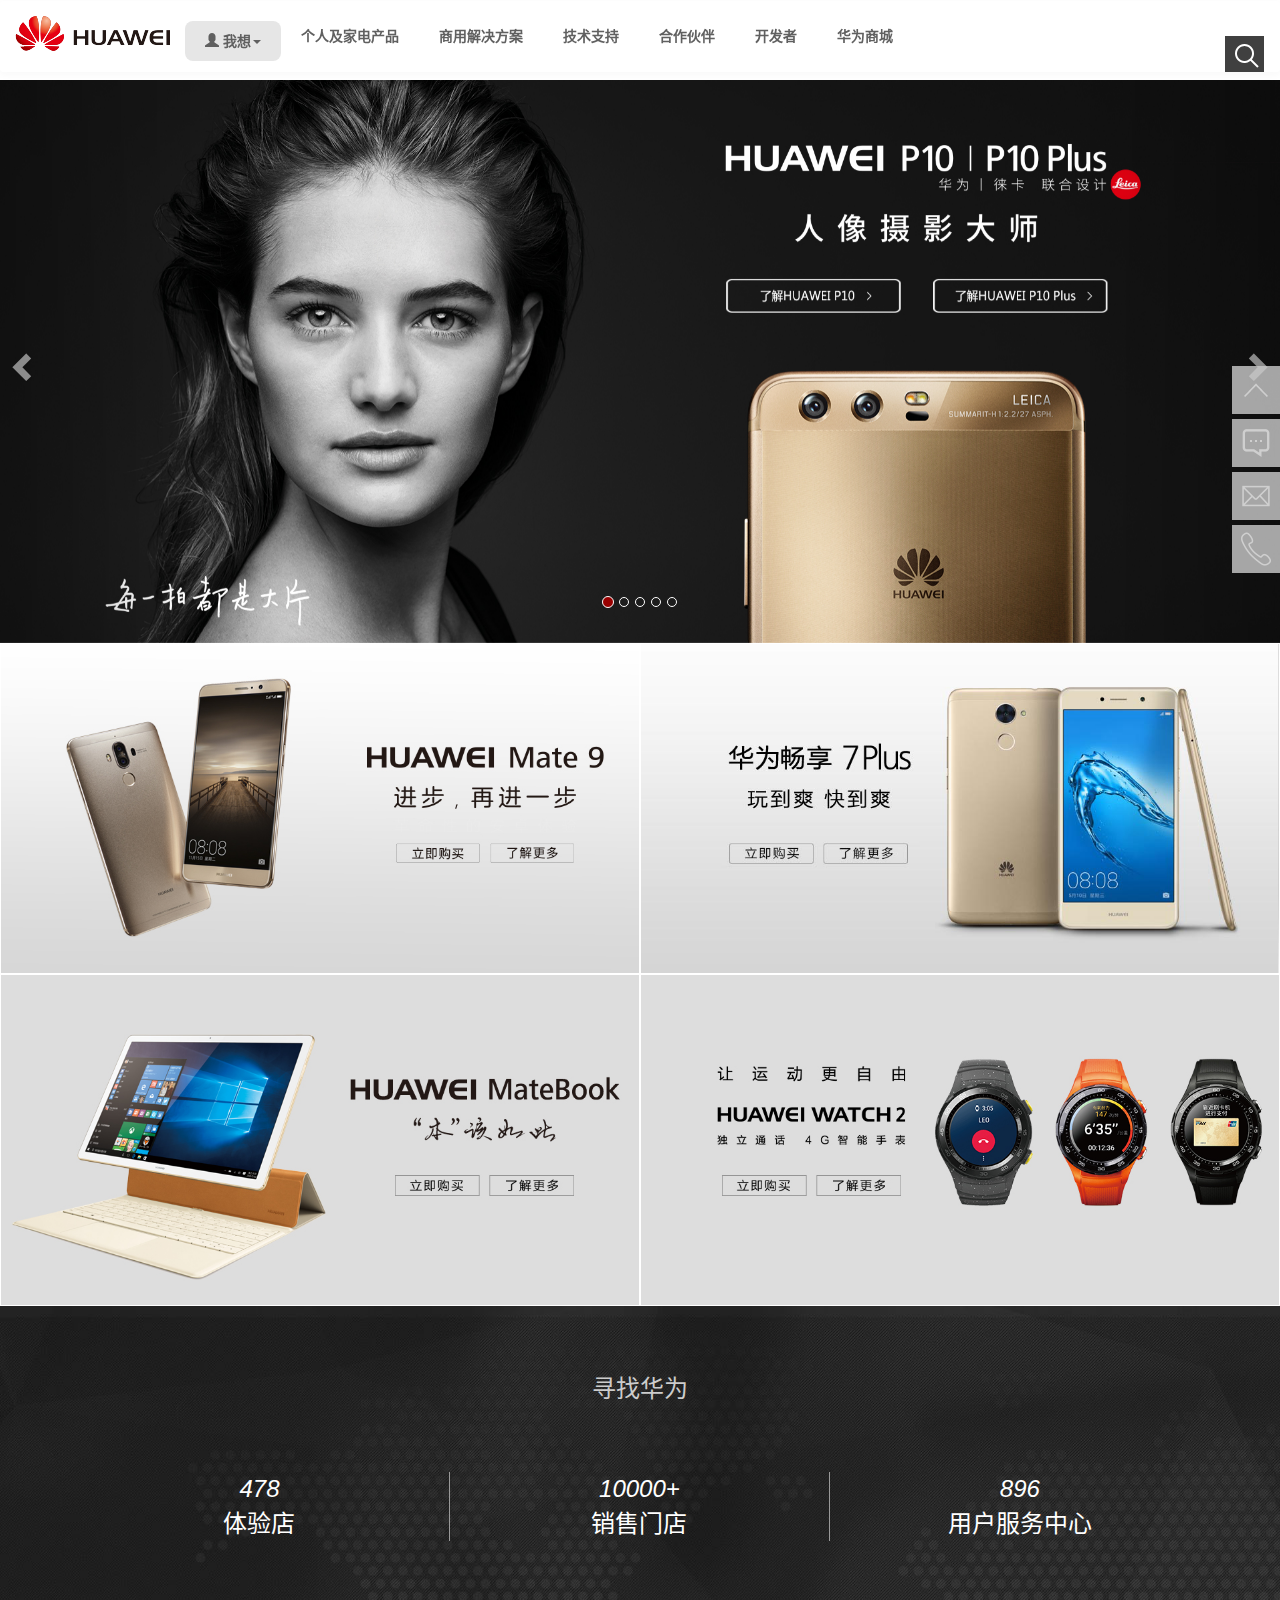
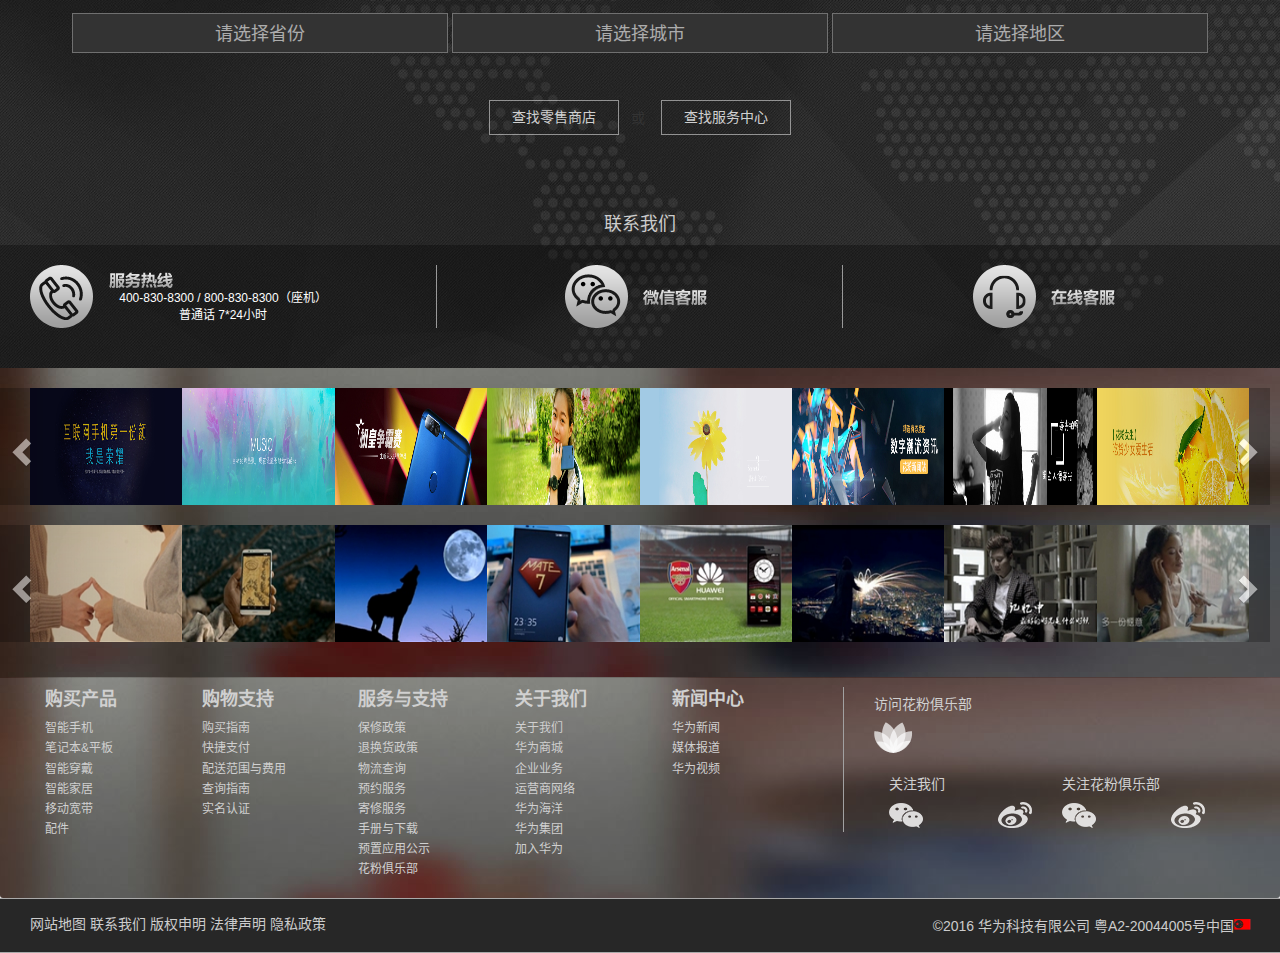
<file: pages/user.html>
<!doctype html>
<html lang="zh-CN">
<head>
    <meta charset="utf-8" name="toTop" content="true">
    <meta http-equiv="X-UA-Compatible" content="IE=edge">
    <meta name="viewport" content="width=device-width, initial-scale=1">
    <!--定义设备-->
    <!--自跳转页面-->
    <title>华为2017官方首页</title>
    <link rel="shortcut icon" href="../index.ico">
    <!--自定义图标-->

    <link rel="stylesheet" type="text/css" href="../css/bootstrap.css">
    <!--引入bootstrap css样式 <link rel="stylesheet" type="text/css" href="css/bootstrap.min.css">-->
    <link rel="stylesheet" type="text/css" href="../css/main.css">
    <link rel="stylesheet" type="text/css" href="../css/demo.css">
    <link rel="stylesheet" type="text/css" href="../css/iconfont.css">

    <!--自定义css样式-->
    <!-- HTML5 shim and Respond.js for IE8 support of HTML5 elements and media queries -->
    <!-- WARNING: Respond.js doesn't work if you view the page via file:// -->
    <!--[if lt IE 9]>
    <script src="https://cdn.bootcss.com/html5shiv/3.7.3/html5shiv.min.js"></script>
    <script src="https://cdn.bootcss.com/respond.js/1.4.2/respond.min.js"></script>
    <![endif]-->

</head>
<body id="body">
<!--左边定位导航-->
<!--<div id="newsmain">

    <ul>
        <li><a href="##">
            <div class="newmain">联系电话：(0755)28780808</div>
            <img src="img/links/l01.png"></a>


        </li>
        <li><a href="##">
            <div class="newmain1"><img src="img/links/微信.png" width="90" height="95"></div>
            <img src="img/links/l03.png"></a>


        </li>
        <li><a href="##">
            <div class="newmain2"><img src="img/links/QQ登录.png" width="90" height="95"></div>
            <img src="img/links/l04.png"></a></li>
        <li><a href="##">
            <div class="newmain3">地址：深圳市龙岗区坂田华为基地</div>
            <img src="img/links/l05.png"></a></li>
    </ul>
    <div class="newpic">
        <img src="img/links/l06.png">

    </div>
</div>-->
<div id="right-icon" class="hidden-xs">
    <ul class="list-unstyled">
        <li>
            <div id="toTop"><a href="##">返回顶层</a></div>
        </li>
        <li>
            <div><a href="##">在线反馈</a></div>
        </li>
        <li>
            <div><a href="##">邮件给我</a></div>
        </li>
        <li>
            <div><a href="##">电话联系</a></div>
        </li>

    </ul>


</div>
<!--导航-->
<div class="navbar-fixed-top">


    <nav class="navbar navbar-default">
        <div class="container-fluid">
            <div class="pull-right">
                <div id="nav-main" class="nav-main-top">
                    <span><a href="#">选择语言/区域</a></span>
                    <span><a href="../login.php"  target="_parent">登录</a></span>
                    <span><a href="../register.html"  target="_parent">注册</a></span>
                </div>
            </div>
        </div>
        <div class="container-fluid">
            <div class="navbar-header">
                <button class="navbar-toggle hamburger" id="hamburger" data-toggle="collapse"
                        data-target="#responsenav">

                    <span class="icon-bar"></span>
                    <span class="icon-bar"></span>
                    <span class="icon-bar"></span>

                </button>
                <a href="../index.html"  target="_parent" class="navbar-brand"><img src="../img/华为logo.png"
                                                                  class="img-responsive"></a>
            </div>
            <div class="drop-toggle">
                <div class="collapse navbar-collapse" id="responsenav">
                    <ul class="nav navbar-nav dropdown-list">

                        <li><a href="#" class="dropdown-toggle" data-toggle="dropdown">
                            <span class="glyphicon glyphicon-user"></span>
                            我想<span class="caret"></span></a>
                            <ul class="dropdown-menu hidden-lg  hidden-md">

                                <li><a href="##">浏览智能手机</a></li>
                                <li><a href="##">购买手机产品</a></li>
                                <li><a href="##">获取技术支持</a></li>
                                <li><a href="##">查找销售门店</a></li>
                                <li><a href="##">访问消费者网站 ></a></li>

                                <li><a href="##">提交购买需求</a></li>
                                <li><a href="##">查看成功案例</a></li>
                                <li><a href="##">查找营销资料</a></li>
                                <li><a href="##">成为渠道合作伙伴</a></li>
                                <li><a href="##">访问企业业务网站 ></a></li>

                            </ul>
                        </li>
                        <li><a href="#" class="dropdown-toggle" data-toggle="dropdown">个人及家电产品</a>

                            <ul class="dropdown-menu  hidden-lg  hidden-md">
                                <li><a href="##">智能手机</a></li>
                                <li><a href="##">笔记本&平板</a></li>
                                <li><a href="##">穿戴设备</a></li>
                                <li><a href="##">移动宽带</a></li>
                                <li><a href="##">智能家居</a></li>
                                <li><a href="##"> 配件</a></li>
                            </ul>
                        </li>
                        <li><a href="#" class="dropdown-toggle" data-toggle="dropdown">商用解决方案</a>

                            <ul class="dropdown-menu  hidden-lg  hidden-md">
                                <p class=" text-danger">热点话题</p>
                                <li><a href="##">大视频</a></li>
                                <li><a href="##">大IT</a></li>
                                <li><a href="##">大运营</a></li>
                                <li><a href="##">大结构</a></li>
                                <li><a href="##">大管道</a></li>
                                <li><a href="##">软件定义网络(SDN)</a></li>
                                <li><a href="##">精简IT,敏捷商道</a></li>
                                <li><a href="##">物联网,驱动行业创新</a></li>
                                <p class="text-danger">行业</p>
                                <li><a href="##">公共安全</a></li>
                                <li><a href="##">政务</a></li>
                                <li><a href="##">轨道</a></li>
                                <li><a href="##">电力</a></li>
                                <li><a href="##">金融</a></li>
                                <li><a href="##">影音传媒</a></li>
                                <li><a href="##">教育</a></li>
                                <li><a href="##" class="lx">查看更多 ></a></li>
                                <p class="text-danger">企业产品及服务</p>

                                <li><a href="##">交换机</a></li>
                                <li><a href="##">路由器</a></li>
                                <li><a href="##">WLAN</a></li>
                                <li><a href="##">服务器</a></li>
                                <li><a href="##">存储</a></li>
                                <li><a href="##">云计算</a></li>
                                <li><a href="##">网络能源</a></li>
                                <li><a href="##">服务创新</a></li>
                                <li><a href="##" class="lx">查看更多 ></a></li>
                            </ul>


                        </li>
                        <li><a href="#" class="dropdown-toggle" data-toggle="dropdown">技术支持</a>
                            <ul class="dropdown-menu  hidden-lg  hidden-md">
                                <p class="text-danger">消费者</p>
                                <li><a href="##">寄修服务</a></li>
                                <li><a href="##">预约服务</a></li>
                                <li><a href="##">保修状态查询</a></li>
                                <li><a href="##">保修政策</a></li>
                                <li><a href="##">花粉俱乐部</a></li>
                                <li><a href="##">服务中心</a></li>
                                <li><a href="##">升级软件应用</a></li>
                                <li><a href="##" class="lx">查看更多 ></a></li>
                                <p class="text-danger">企业用户</p>
                                <li><a href="##">技术支持</a></li>
                                <li><a href="##">软件下载</a></li>
                                <li><a href="##">互动社区</a></li>
                                <li><a href="##">工具</a></li>
                                <li><a href="##">文档查找</a></li>
                                <li><a href="##">案例库</a></li>
                                <li><a href="##">华为培训与认证</a></li>
                                <li><a href="##" class="lx">查看更多 ></a></li>
                                <p class="text-danger">运营商用户</p>

                                <li><a href="##">技术支持</a></li>
                                <li><a href="##">软件下载</a></li>
                                <li><a href="##">工具</a></li>
                                <li><a href="##">知识库</a></li>
                                <li><a href="##">公告</a></li>
                                <li><a href="##">互动社区</a></li>
                                <li><a href="##">智能问答</a></li>
                                <li><a href="##" class="lx">查看更多 ></a></li>


                            </ul>


                        </li>
                        <li><a href="#" class="dropdown-toggle" data-toggle="dropdown">合作伙伴</a>

                            <ul class="dropdown-menu  hidden-lg  hidden-md">
                                <p class="text-danger">合作伙伴计划</p>
                                <li><a href="##">渠道伙伴政策</a></li>
                                <li><a href="##">华为技术认证</a></li>
                                <li><a href="##">企业业务解决方案伙伴计划</a></li>
                                <li><a href="##">运营商解决方案伙伴计划</a></li>
                                <li><a href="##">服务合作伙伴计划</a></li>
                                <p class="text-danger">合作伙伴展示</p>
                                <li><a href="##">渠道伙伴</a></li>
                                <li><a href="##">联盟伙伴</a></li>
                                <li><a href="##">Marketplace</a></li>
                                <li><a href="##">兼容性列表</a></li>
                                <p class="text-danger">联系合作伙伴</p>
                                <li><a href="##">查找经销商</a></li>
                                <li><a href="##">查找服务商</a></li>
                                <li><a href="##">查找解决方案伙伴</a></li>


                            </ul>

                        </li>
                        <li><a href="#" class="dropdown-toggle" data-toggle="dropdown">开发者</a></li>
                        <li><a href="#" class="dropdown-toggle" data-toggle="dropdown">华为商城</a></li>
                    </ul>
                    <ul class="list-unstyled nav navbar-nav pull-right new-search-bg">
                        <li><a href="##" class="dropdown-toggle" data-toggle="dropdown">search</a>
                            <ul class="list-unstyled dropdown-menu dropdown-menu-right new-search">
                                <div class="input-group form-group">
                                    <input type="text" class="form-control" placeholder="搜索..."/>
                                      <span class="input-group-addon btn">
                                      	<span class=" glyphicon glyphicon-search">
                                        </span></span>
                                </div>
                            </ul>

                        </li>
                    </ul>


                </div>


                <div id="dw" class="dropmenu-down" style="z-index:999;">
                    <div class="dropmenu">
                        <div class="row">
                            <div class="col-sm-3">
                                <div class="row">
                                    <div class="col-sm-3">
                                        <img src="../img/nav/phone_1.png">
                                    </div>
                                    <div class="col-sm-9">
                                        <ul class="list-unstyled">
                                            <li><a href="##">浏览智能手机</a></li>
                                            <li><a href="##">购买手机产品</a></li>
                                            <li><a href="##">获取技术支持</a></li>
                                            <li><a href="##">查找销售门店</a></li>
                                            <li><a href="##">访问消费者网站 ></a></li>

                                        </ul>
                                    </div>
                                </div>

                            </div>
                            <div class="col-sm-3">
                                <div class="row">
                                    <div class="col-sm-3">
                                        <img src="../img/nav/nav_ebg.png">
                                    </div>
                                    <div class="col-sm-9">
                                        <ul class="list-unstyled">
                                            <li><a href="##">提交购买需求</a></li>
                                            <li><a href="##">查看成功案例</a></li>
                                            <li><a href="##">查找营销资料</a></li>
                                            <li><a href="##">成为渠道合作伙伴</a></li>
                                            <li><a href="##">访问企业业务网站 ></a></li>
                                        </ul>
                                    </div>
                                </div>

                            </div>
                            <div class="col-sm-3">
                                <div class="row">
                                    <div class="col-sm-3">
                                        <img src="../img/nav/nav_cbg9-21.png">
                                    </div>
                                    <div class="col-sm-9">
                                        <ul class="list-unstyled">
                                            <li><a href="##">了解行业热点</a></li>
                                            <li><a href="##">了解运营商解决方案</a></li>
                                            <li><a href="##">查找运营商相关产品</a></li>
                                            <li><a href="##">了解运营商服务</a></li>
                                            <li><a href="##">访问运营商业务网站 </a></li>
                                        </ul>
                                    </div>
                                </div>

                            </div>
                            <div class="col-sm-3">
                                <div class="row">
                                    <ul class="list-unstyled">
                                        <li><a href="##">联系华为</a></li>
                                        <li><a href="##">了解管理团队</a></li>
                                        <li><a href="##">关注华为动态</a></li>
                                        <li><a href="##">加入华为</a></li>
                                        <li><a href="##">在线反馈 </a></li>

                                    </ul>
                                </div>
                            </div>
                        </div>

                    </div>
                    <div class="dropmenu">
                        <div class="row">
                            <div class="col-sm-2">
                                <a href="##">
                                    <p>智能手机</p>
                                    <img src="../img/nav/phone_1.png">
                                    <h4>HUAWEI Mate 9</h4></a>

                                <a href="##" class="lx">查看更多 ></a>

                            </div>
                            <div class="col-sm-2">
                                <a href="##">
                                    <p>笔记本 & 平板 </p>
                                    <img src="../img/nav/dropmenu2.png">
                                    <h4>MateBook</h4>
                                </a>
                                <a href="##" class="lx">查看更多 ></a>

                            </div>
                            <div class="col-sm-2">
                                <a href="##">
                                    <p>穿戴设备</p>
                                    <img src="../img/nav/dropmenu3.png">
                                    <h4>TalkBand B3</h4>
                                </a>
                                <a href="##" class="lx">查看更多 ></a>

                            </div>
                            <div class="col-sm-2">
                                <a href="##">
                                    <p>移动宽带</p>
                                    <img src="../img/nav/dropmenu4.png">
                                    <h4>随行WIFI Plus</h4>
                                </a>
                                <a href="##" class="lx">查看更多 ></a>

                            </div>
                            <div class="col-sm-2">
                                <a href="##">
                                    <p>智能家居</p>
                                    <img src="../img/nav/dropmenu5.png">
                                    <h4>华为路由器Q1</h4>
                                </a>
                                <a href="##" class="lx">查看更多 ></a>

                            </div>
                            <div class="col-sm-2">
                                <a href="##">
                                    <p>配件</p>
                                    <img src="../img/nav/dropmenu6.png" style="margin-left:45px;">
                                    <h4>VR眼镜</h4>
                                </a>
                                <a href="##" class="lx">查看更多 ></a>

                            </div>

                        </div>

                    </div>

                    <div class="dropmenu">
                        <div class="row dropmenu-list3">
                            <div class="col-sm-2">
                                <p class=" text-left">热点话题</p>
                                <ul class="list-unstyled  text-left">
                                    <li><a href="##">大视频</a></li>
                                    <li><a href="##">大IT</a></li>
                                    <li><a href="##">大运营</a></li>
                                    <li><a href="##">大结构</a></li>
                                    <li><a href="##">大管道</a></li>
                                    <li><a href="##">软件定义网络(SDN)</a></li>
                                    <li><a href="##">精简IT,敏捷商道</a></li>
                                    <li><a href="##">物联网,驱动行业创新</a></li>

                                </ul>

                            </div>
                            <div class="col-sm-2">
                                <p class=" text-left">行业</p>
                                <ul class="list-unstyled  text-left">
                                    <li><a href="##">公共安全</a></li>
                                    <li><a href="##">政务</a></li>
                                    <li><a href="##">轨道</a></li>
                                    <li><a href="##">电力</a></li>
                                    <li><a href="##">金融</a></li>
                                    <li><a href="##">影音传媒</a></li>
                                    <li><a href="##">教育</a></li>
                                    <li><a href="##" class="lx">查看更多 ></a></li>
                                </ul>

                            </div>
                            <div class="col-sm-2">
                                <p class=" text-left">企业产品及服务</p>
                                <ul class="list-unstyled  text-left">
                                    <li><a href="##">交换机</a></li>
                                    <li><a href="##">路由器</a></li>
                                    <li><a href="##">WLAN</a></li>
                                    <li><a href="##">服务器</a></li>
                                    <li><a href="##">存储</a></li>
                                    <li><a href="##">云计算</a></li>
                                    <li><a href="##">网络能源</a></li>
                                    <li><a href="##">服务创新</a></li>
                                    <li><a href="##" class="lx">查看更多 ></a></li>
                                </ul>
                            </div>
                            <div class="col-sm-2">
                                <p class=" text-left">运营商产品及服务</p>
                                <ul class="list-unstyled  text-left">
                                    <li><a href="##">无线网络</a></li>
                                    <li><a href="##">固定网络</a></li>
                                    <li><a href="##">云核心网</a></li>
                                    <li><a href="##">电信软件</a></li>
                                    <li><a href="##">IT基础设施</a></li>
                                    <li><a href="##">网络能源</a></li>
                                    <li><a href="##">全球服务</a></li>
                                    <li><a href="##" class="lx">查看更多 ></a></li>
                                </ul>

                            </div>
                            <div class="col-sm-2">
                                <p>其他产品</p>

                                <p><a href="##">智能光伏</a></p>

                            </div>


                        </div>

                    </div>
                    <div class="dropmenu">
                        <div class="row dropmenu-list4">
                            <div class="col-sm-2">
                                <p class=" text-left">消费者</p>
                                <ul class="list-unstyled  text-left">

                                    <li><a href="##">寄修服务</a></li>
                                    <li><a href="##">预约服务</a></li>
                                    <li><a href="##">保修状态查询</a></li>
                                    <li><a href="##">保修政策</a></li>
                                    <li><a href="##">花粉俱乐部</a></li>
                                    <li><a href="##">服务中心</a></li>
                                    <li><a href="##">升级软件应用</a></li>
                                    <li><a href="##" class="lx">查看更多 ></a></li>
                                </ul>

                            </div>
                            <div class="col-sm-2">
                                <p class=" text-left">企业用户</p>
                                <ul class="list-unstyled  text-left">
                                    <li><a href="##">技术支持</a></li>
                                    <li><a href="##">软件下载</a></li>
                                    <li><a href="##">互动社区</a></li>
                                    <li><a href="##">工具</a></li>
                                    <li><a href="##">文档查找</a></li>
                                    <li><a href="##">案例库</a></li>
                                    <li><a href="##">华为培训与认证</a></li>
                                    <li><a href="##" class="lx">查看更多 ></a></li>
                                </ul>

                            </div>
                            <div class="col-sm-2">
                                <p class=" text-left">运营商用户</p>
                                <ul class="list-unstyled  text-left">
                                    <li><a href="##">技术支持</a></li>
                                    <li><a href="##">软件下载</a></li>
                                    <li><a href="##">工具</a></li>
                                    <li><a href="##">知识库</a></li>
                                    <li><a href="##">公告</a></li>
                                    <li><a href="##">互动社区</a></li>
                                    <li><a href="##">智能问答</a></li>
                                    <li><a href="##" class="lx">查看更多 ></a></li>
                                </ul>
                            </div>

                            <div class="col-sm-2">
                                <img src="../img/nav/group_nav_support.jpg" class="img-responsive">

                                <div>在线技术支持、软件下载、文档共享，无论您遇到任何问题，我们都将随时为您提供服务。</div>

                            </div>


                        </div>

                    </div>

                    <div class="dropmenu">
                        <div class="row dropmenu-list3 dropmenu-list5">
                            <div class="col-sm-2">
                                <p class=" text-left">合作伙伴计划</p>
                                <ul class="list-unstyled  text-left">

                                    <li><a href="##">渠道伙伴政策</a></li>
                                    <li><a href="##">华为技术认证</a></li>
                                    <li><a href="##">企业业务解决方案伙伴计划</a></li>
                                    <li><a href="##">运营商解决方案伙伴计划</a></li>
                                    <li><a href="##">服务合作伙伴计划</a></li>

                                </ul>

                            </div>
                            <div class="col-sm-2">
                                <p class=" text-left">合作伙伴展示</p>
                                <ul class="list-unstyled  text-left">
                                    <li><a href="##">渠道伙伴</a></li>
                                    <li><a href="##">联盟伙伴</a></li>
                                    <li><a href="##">Marketplace</a></li>
                                    <li><a href="##">兼容性列表</a></li>
                                </ul>

                            </div>
                            <div class="col-sm-2">
                                <p class=" text-left">联系合作伙伴</p>
                                <ul class="list-unstyled  text-left">
                                    <li><a href="##">查找经销商</a></li>
                                    <li><a href="##">查找服务商</a></li>
                                    <li><a href="##">查找解决方案伙伴</a></li>
                                </ul>

                            </div>
                            <div class="col-sm-2">
                                <p class=" text-left">获取资源</p>
                                <ul class="list-unstyled  text-left">
                                    <li><a href="##">合作伙伴大学</a></li>
                                </ul>
                            </div>

                            <div class="col-sm-2">
                                <p class="text-left"><span class="glyphicon glyphicon-user"></span>渠道伙伴系统登录</p>

                                <p class="text-left"><span class="glyphicon glyphicon-lock"></span> 解决方案伙伴系统登录</p>

                                <p class="text-left"><span class="glyphicon glyphicon-cloud"></span> 企业用户合作伙伴门户</p>
                            </div>


                        </div>

                    </div>

                </div>
            </div>
        </div>
    </nav>

</div>

<!--首页滚动图片-->
<div id="theCarousel" class="carousel slide" data-ride="carousel" style="margin-top:80px;">
    <ol class="carousel-indicators">
        <li data-target="#theCarousel" data-slide-to="0" class="active"></li>
        <li data-target="#theCarousel" data-slide-to="1"></li>
        <li data-target="#theCarousel" data-slide-to="2"></li>
        <li data-target="#theCarousel" data-slide-to="3"></li>
        <li data-target="#theCarousel" data-slide-to="4"></li>
    </ol>


    <div class="carousel-inner">

        <div class="item active">
            <img src="../img/user/1.jpg">
        </div>
        <div class="item">
            <img src="../img/user/2.jpg">
        </div>


        <div class="item">
            <img src="../img/user/3.jpg">

        </div>
        <div class="item">
            <img src="../img/user/4.jpg">

        </div>
        <div class="item">
            <img src="../img/user/5.jpg">

        </div>

    </div>

    <a class="left carousel-control" href="#theCarousel" data-slide="prev">
        <span class="glyphicon glyphicon-chevron-left"></span>
    </a>

    <a class="right carousel-control" href="#theCarousel" data-slide="next">
        <span class="glyphicon glyphicon-chevron-right"></span>
    </a>
</div>
<!--首页滚动图片-->

<div class="container-fluid user-container">
    <div class="row user-container-row">
        <div class="col-sm-6"><img src="../img/user/list/1.jpg" class="img-responsive"></div>
        <div class="col-sm-6"><img src="../img/user/list/2.jpg" class="img-responsive"></div>
        <div class="col-sm-6"><img src="../img/user/list/3.jpg" class="img-responsive"></div>
        <div class="col-sm-6"><img src="../img/user/list/4.jpg" class="img-responsive"></div>
    </div>

</div>
<div class="user-container-select">
    <div class="container text-center">
        <h3 class="text-white">寻找华为</h3>
        <ul class="list-unstyled">
            <li>
                <em>478</em><br>
                体验店
            </li>
            <li>
                <em>10000+</em><br>
                销售门店
            </li>
            <li>
                <em>896</em><br>
                用户服务中心

            </li>
        </ul>
    </div>
    <div class="container">
        <form class="form-group" action="" name="form1">
            <div class="items" id="Province">
                <i>请选择省份</i>
                <ul>
                    <li>请选择省份</li>
                </ul>
                <input type="hidden" name="cho_Province" value="请选择省份"/>
            </div>
            <div class="items" id="City">
                <i>请选择城市</i>
                <ul>
                    <li>请选择城市</li>
                </ul>
                <input type="hidden" name="cho_City" value="请选择城市"/>
            </div>
            <div class="items" id="Area">
                <i>可选项:选择区(县)</i>
                <ul>
                    <li>请选择地区</li>
                </ul>
                <input type="hidden" name="cho_Area" value="可选项:选择区(县)"/>
            </div>
            <div class="text-center th">
                <input type="button" value="查找零售商店">或
                <input type="button" value="查找服务中心">
            </div>
        </form>

    </div>
    <p class="h4 text-white text-center">联系我们</p>
	<div class="col-sm-12 text-center user-phone"> 
                        <div class="text-white">400-830-8300 / 800-830-8300（座机）</div>

                        <div class="text-white">普通话 7*24小时</div>
    </div>
    <div class=" container user-container-ul-bg">
        <div class="col-md-12">
            <ul class="list-unstyled text-center">
                <li class="con1 text-center">
                    <a class="center-block"></a>

                    <p>
                        <span>400-830-8300 / 800-830-8300（座机）</span>
                        <br>
                        <span>普通话 7*24小时</span>
                    </p>

                </li>

                <li class="con2"><a class="center-block"></a></li>

                <li class="con3"><a class="center-block"
                                    href="http://robotim.vmall.com/live800/chatClient/chatbox.jsp?companyID=8922&configID=37&policyId=1&location=B_001&chatfrom=web&enterurl=http://consumer.huawei.com/cn/support/index.htm&pagereferrer=http://consumer.huawei.com/cn/support/index.htm"></a>
                </li>
            </ul>
        </div>
    </div>
</div>
<div class="container-fluid user-footer">
    <div class="user-left-img  hidden-xs hidden-sm">
        <div id="user-footer-left-img" class="carousel slide" data-ride="carousel">
            <div class="carousel-inner">
                <div class="item active">
                    <a href="##"><img src="../img/user/slide/left/1.jpg" class="img-responsive"></a>
                    <a href="##"><img src="../img/user/slide/left/2.jpg" class="img-responsive"></a>
                    <a href="##"> <img src="../img/user/slide/left/3.jpg" class="img-responsive"></a>
                    <a href="##"><img src="../img/user/slide/left/4.jpg" class="img-responsive"></a>
                    <a href="##"> <img src="../img/user/slide/left/5.jpg" class="img-responsive"></a>
                    <a href="##"><img src="../img/user/slide/left/6.jpg" class="img-responsive"></a>
                    <a href="##"> <img src="../img/user/slide/left/7.jpg" class="img-responsive"></a>
                    <a href="##"><img src="../img/user/slide/left/8.jpg" class="img-responsive"></a>
                </div>
                <div class="item">
                    <a href="##"><img src="../img/user/slide/left/9.jpg" class="img-responsive"></a>
                    <a href="##"><img src="../img/user/slide/left/10.jpg" class="img-responsive"></a>
                    <a href="##"><img src="../img/user/slide/left/11.jpg" class="img-responsive"></a>
                    <a href="##"> <img src="../img/user/slide/left/12.jpg" class="img-responsive"></a>
                    <a href="##"><img src="../img/user/slide/left/13.jpg" class="img-responsive"></a>
                    <a href="##"> <img src="../img/user/slide/left/14.jpg" class="img-responsive"></a>
                    <a href="##"> <img src="../img/user/slide/left/15.jpg" class="img-responsive"></a>
                    <a href="##"> <img src="../img/user/slide/left/16.jpg" class="img-responsive"></a>
                </div>
                <div class="item">
                    <a href="##"><img src="../img/user/slide/left/17.jpg" class="img-responsive"></a>
                    <a href="##"><img src="../img/user/slide/left/18.jpg" class="img-responsive"></a>
                    <a href="##"><img src="../img/user/slide/left/19.jpg" class="img-responsive"></a>
                    <a href="##"><img src="../img/user/slide/left/20.jpg" class="img-responsive"></a>
                    <a href="##"> <img src="../img/user/slide/left/17.jpg" class="img-responsive"></a>
                    <a href="##"> <img src="../img/user/slide/left/18.jpg" class="img-responsive"></a>
                    <a href="##"><img src="../img/user/slide/left/19.jpg" class="img-responsive"></a>
                    <a href="##"> <img src="../img/user/slide/left/20.jpg" class="img-responsive"></a>
                </div>

            </div>

            <a class="left carousel-control" href="#user-footer-left-img" data-slide="prev">
                <span class="glyphicon glyphicon-chevron-left"></span>
            </a>

            <a class="right carousel-control" href="#user-footer-left-img" data-slide="next">
                <span class="glyphicon glyphicon-chevron-right"></span>
            </a>
        </div>

    </div>
    <div class="user-right-img  hidden-xs hidden-sm">
        <div id="user-footer-right-img" class="carousel slide" data-ride="carousel">
            <div class="carousel-inner">
                <div class="item active">
                    <a href="##" class="user-list"><img src="../img/user/slide/right/1.jpg" class="img-responsive"></a>
                    <a href="##"><img src="../img/user/slide/right/2.jpg" class="img-responsive"></a>
                    <a href="##"><img src="../img/user/slide/right/3.jpg" class="img-responsive"></a>
                    <a href="##"><img src="../img/user/slide/right/4.jpg" class="img-responsive"></a>
                    <a href="##"><img src="../img/user/slide/right/5.jpg" class="img-responsive"></a>
                    <a href="##"><img src="../img/user/slide/right/6.jpg" class="img-responsive"></a>
                    <a href="##"><img src="../img/user/slide/right/7.jpg" class="img-responsive"></a>
                    <a href="##"><img src="../img/user/slide/right/8.jpg" class="img-responsive"></a>
                </div>
                <div class="item">
                    <a href="##"> <img src="../img/user/slide/right/9.jpg" class="img-responsive"></a>
                    <a href="##"><img src="../img/user/slide/right/10.jpg" class="img-responsive"></a>
                    <a href="##"> <img src="../img/user/slide/right/11.jpg" class="img-responsive"></a>
                    <a href="##"> <img src="../img/user/slide/right/12.jpg" class="img-responsive"></a>
                    <a href="##"> <img src="../img/user/slide/right/13.jpg" class="img-responsive"></a>
                    <a href="##"> <img src="../img/user/slide/right/14.jpg" class="img-responsive"></a>
                    <a href="##"> <img src="../img/user/slide/right/15.jpg" class="img-responsive"></a>
                    <a href="##"><img src="../img/user/slide/right/16.jpg" class="img-responsive"></a>
                </div>
                <div class="item">
                    <a href="##"><img src="../img/user/slide/right/17.jpg" class="img-responsive"></a>
                    <a href="##"><img src="../img/user/slide/right/18.jpg" class="img-responsive"></a>
                    <a href="##"><img src="../img/user/slide/right/19.jpg" class="img-responsive"></a>
                    <a href="##"> <img src="../img/user/slide/right/20.jpg" class="img-responsive"></a>
                    <a href="##"><img src="../img/user/slide/right/17.jpg" class="img-responsive"></a>
                    <a href="##"> <img src="../img/user/slide/right/18.jpg" class="img-responsive"></a>
                    <a href="##"> <img src="../img/user/slide/right/19.jpg" class="img-responsive"></a>
                    <a href="##"><img src="../img/user/slide/right/20.jpg" class="img-responsive"></a>
                </div>


            </div>

            <a class="left carousel-control" href="#user-footer-right-img" data-slide="prev">
                <span class="glyphicon glyphicon-chevron-left"></span>
            </a>

            <a class="right carousel-control" href="#user-footer-right-img" data-slide="next">
                <span class="glyphicon glyphicon-chevron-right"></span>
            </a>
        </div>

    </div>
    <!--底部导航-->
    <div class="panel-footer">
        <div class="container-fluid">
            <div class="col-md-8 col-sm-12 hidden-xs">
                <div class="col-md-2  col-sm-2">
                    <label> 购买产品</label>

                    <ul class="list-unstyled xs-nav ">
                        <li><a href="##">智能手机</a></li>
                        <li><a href="##">笔记本&amp;平板</a></li>
                        <li><a href="##">智能穿戴</a></li>
                        <li><a href="##">智能家居</a></li>
                        <li><a href="##">移动宽带</a></li>
                        <li><a href="##">配件</a></li>

                    </ul>
                </div>
                <div class="col-md-2  col-sm-2">
                    <label>购物支持</label>
                    <ul class="list-unstyled  xs-nav">
                        <li><a href="##">购买指南</a></li>
                        <li><a href="##">快捷支付</a></li>
                        <li><a href="##">配送范围与费用</a></li>
                        <li><a href="##">查询指南</a></li>
                        <li><a href="##">实名认证</a></li>
                    </ul>

                </div>
                <div class="col-md-2  col-sm-2">
                    <label>服务与支持</label>
                    <ul class="list-unstyled  xs-nav">
                        <li><a href="##">保修政策</a></li>
                        <li><a href="##">退换货政策</a></li>
                        <li><a href="##">物流查询</a></li>
                        <li><a href="##">预约服务</a></li>
                        <li><a href="##">寄修服务</a></li>
                        <li><a href="##">手册与下载 </a></li>
                        <li><a href="##">预置应用公示</a></li>
                        <li><a href="##">花粉俱乐部</a></li>

                    </ul>


                </div>
                <div class="col-md-2  col-sm-2">
                    <label>关于我们</label>
                    <ul class="list-unstyled  xs-nav">
                        <li><a href="##">关于我们</a></li>
                        <li><a href="##">华为商城</a></li>
                        <li><a href="##">企业业务</a></li>
                        <li><a href="##">运营商网络</a></li>
                        <li><a href="##">华为海洋</a></li>
                        <li><a href="##">华为集团</a></li>
                        <li><a href="##">加入华为</a></li>

                    </ul>


                </div>
                <div class="col-md-2  col-sm-2">
                    <label>新闻中心</label>
                    <ul class="list-unstyled  xs-nav">
                        <li><a href="##">华为新闻</a></li>
                        <li><a href="##">媒体报道</a></li>
                        <li><a href="##">华为视频</a></li>

                    </ul>


                </div>
            </div>

            <div class="col-md-4 huafen">
                <div class="imglinks pull-left">
                    <div class="col-md-12">
                        <h5 class="text-white">访问花粉俱乐部</h5>
                        <a href="##" class="user-fangwen"></a>
                    </div>
                    <div class="col-md-12">
                        <div class="col-md-6">
                            <h5 class="text-white">关注我们</h5>
                            <a href="##" class="weixin pull-left">
                                <i class="user-weixin-hover"></i>
                                <span class="user-weixin"></span>

                            </a>
                            <a href="##" class="weibo pull-right"><i></i>
                            </a>
                            
                        </div>
                        <div class="col-md-6">
                            <h5 class="text-white">关注花粉俱乐部</h5>
                            <a href="##" class="weixin pull-left">
                                <i></i>
                                <span class="user-ghuanzzhuweixin"></span>
                            </a>
                            <a href="##" class="weibo pull-right">
                                <i></i>
                            </a>
                        </div>
                    </div>

                </div>
            </div>


            <div class="col-xs-12 visible-xs">
                <div class="col-sm-3 navbar">
                    <label class="navbar-toggle pull-left" data-toggle="collapse" data-target="#f">
                        购买产品<span class="caret"></span>

                    </label>

                    <div class="collapse navbar-collapse col-xs-12" id="f">
                        <ul class="nav navbar-nav">
                            <li><a href="##">智能手机</a></li>
                            <li><a href="##">笔记本&amp;平板</a></li>
                            <li><a href="##">智能穿戴</a></li>
                            <li><a href="##">智能家居</a></li>
                            <li><a href="##">移动宽带</a></li>
                            <li><a href="##">配件</a></li>
                        </ul>
                    </div>
                </div>
                <div class="col-sm-3 navbar">
                    <label class="navbar-toggle pull-left" data-toggle="collapse" data-target="#d">
                        购物支持<span class="caret"></span>

                    </label>

                    <div class="collapse navbar-collapse  col-xs-12" id="d">
                        <ul class=" nav navbar-nav ">
                            <li><a href="##">购买指南</a></li>
                            <li><a href="##">快捷支付</a></li>
                            <li><a href="##">配送范围与费用</a></li>
                            <li><a href="##">查询指南</a></li>
                            <li><a href="##">实名认证</a></li>
                        </ul>
                    </div>
                </div>
                <div class="col-sm-3 navbar">
                    <label class="navbar-toggle pull-left" data-toggle="collapse" data-target="#g">
                        服务与支持<span class="caret"></span>

                    </label>

                    <div class="collapse navbar-collapse  col-xs-12" id="g">
                        <ul class=" nav navbar-nav ">
                            <li><a href="##">保修政策</a></li>
                            <li><a href="##">退换货政策</a></li>
                            <li><a href="##">物流查询</a></li>
                            <li><a href="##">预约服务</a></li>
                            <li><a href="##">寄修服务</a></li>
                            <li><a href="##">手册与下载 </a></li>
                            <li><a href="##">预置应用公示</a></li>
                            <li><a href="##">花粉俱乐部</a></li>


                        </ul>
                    </div>
                </div>
                <div class="col-sm-3 navbar">
                    <label class="navbar-toggle pull-left" data-toggle="collapse" data-target="#s">
                        关于我们<span class="caret"></span>

                    </label>

                    <div class="collapse navbar-collapse  col-xs-12" id="s">
                        <ul class=" nav navbar-nav ">
                            <li><a href="##">关于我们</a></li>
                            <li><a href="##">华为商城</a></li>
                            <li><a href="##">企业业务</a></li>
                            <li><a href="##">运营商网络</a></li>
                            <li><a href="##">华为海洋</a></li>
                            <li><a href="##">华为集团</a></li>
                            <li><a href="##">加入华为</a></li>
                        </ul>
                    </div>
                </div>
                <div class="col-sm-3 navbar">
                    <label class="navbar-toggle pull-left" data-toggle="collapse" data-target="#a">
                        新闻中心<span class="caret"></span>

                    </label>

                    <div class="collapse navbar-collapse  col-xs-12" id="a">
                        <ul class=" nav navbar-nav ">
                            <li><a href="##">华为新闻</a></li>
                            <li><a href="##">媒体报道</a></li>
                            <li><a href="##">华为视频</a></li>
                        </ul>
                    </div>
                </div>


            </div>
        </div>
    </div>
</div>
<div class="container-fluid modal-footer user-modal-footer" style="border-top:1px solid #aaaaaa;">
    <div class="col-xs-12">
        <div class="span text-left ">
            <span><a href="#">网站地图</a></span>
            <span><a href="#">联系我们</a></span>
            <span><a href="#">版权申明</a></span>
            <span><a href="#">法律声明</a></span>
            <span><a href="#">隐私政策</a></span>
            <span class="footer-new text-right pull-right">©2016 华为科技有限公司 <a href="http://www.miitbeian.gov.cn/">
                粤A2-20044005号</a><a href="http://consumer.huawei.com/cn/worldwide/index.htm"
                                    class="cbg-icon-flag cbg-icon-flag-china" title="选择语言/地区">中国<i style="color:red;"
                                                                                                   class=" iconfont icon-xiaoguoqi"></i></a></span>

        </div>
    </div>

</div>
<script src="../js/jquery-1.10.2.min.js"></script>
<script src="../js/jquery.mobile-1.4.5.js"></script>
<script>
$(document).on("pagecreate","#body",function(){
	$("body").on("swipeleft",function(){
		alert("确定跳转......");
		window.location.href="../login.php"; 
		});
});

</script>
<script src="../js/bootstrap.min.js"></script>
<script src="../js/city.min.js"></script>
<script src="../js/jquery-1.5.1.min.js"></script>
<script src="../js/jquery.cityselect.js"></script>
<script src="../js/main.js"></script>
<script src="../js/iconfont.js"></script>
<script type="text/javascript">
    $(document).ready(function () {
        $(".hamburger").click(function () {
            $(this).toggleClass("is-active");
        });
    });
    $(function () { //调用插件
        $.fn.citySelect();
    });
    $(function () {
        form1 = $('form[name=form1]'),
                prev = $('input[name=cho_Province]', form1),
                city = $('input[name=cho_City]', form1),
                area = $('input[name=cho_Area]', form1),
                value = ['请选择省份', '请选择城市', '请选择地区'];
        form1.submit(function () {
            if (prev.val() == value[0]) {
                alert(value[0]);
                return false;
            }
            ;
            if (city.val() == value[1]) {
                alert(value[1]);
                return false;
            }
            ;
            if (area.val() == value[2]) {
                alert(value[2]);
                return false;
            }
        });
    });
</script>

</body>
</html>
</file>
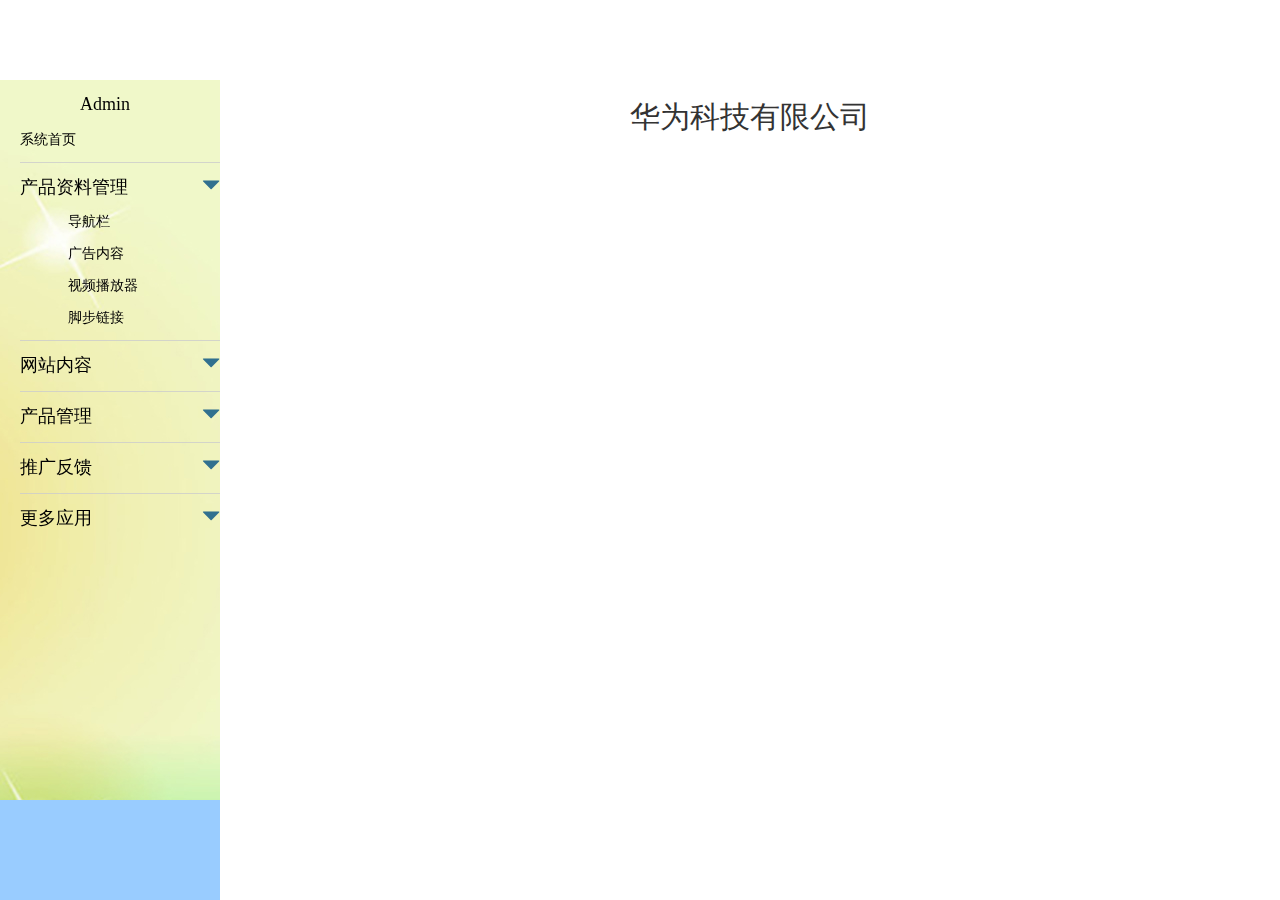
<file: php/login/frame.html>
<html>
<head>
    <meta charset="utf-8">
    <title>后台管理</title>
    <link rel="shortcut icon" href="../../index.ico">
</head>

<frameset rows="80,*" cols="*" frameborder="no" border="0" framespacing="0">
    <frame src="top.php" name="topFrame" scrolling="No" noresize="noresize" id="topFrame"/>

    <frameset cols="220px,*">
        <frame name="a1" src="index.html" scrolling="No">
        <frame name="a2" src="pages/index.html">
    </frameset>
    <noframes></noframes>

</html>
</file>
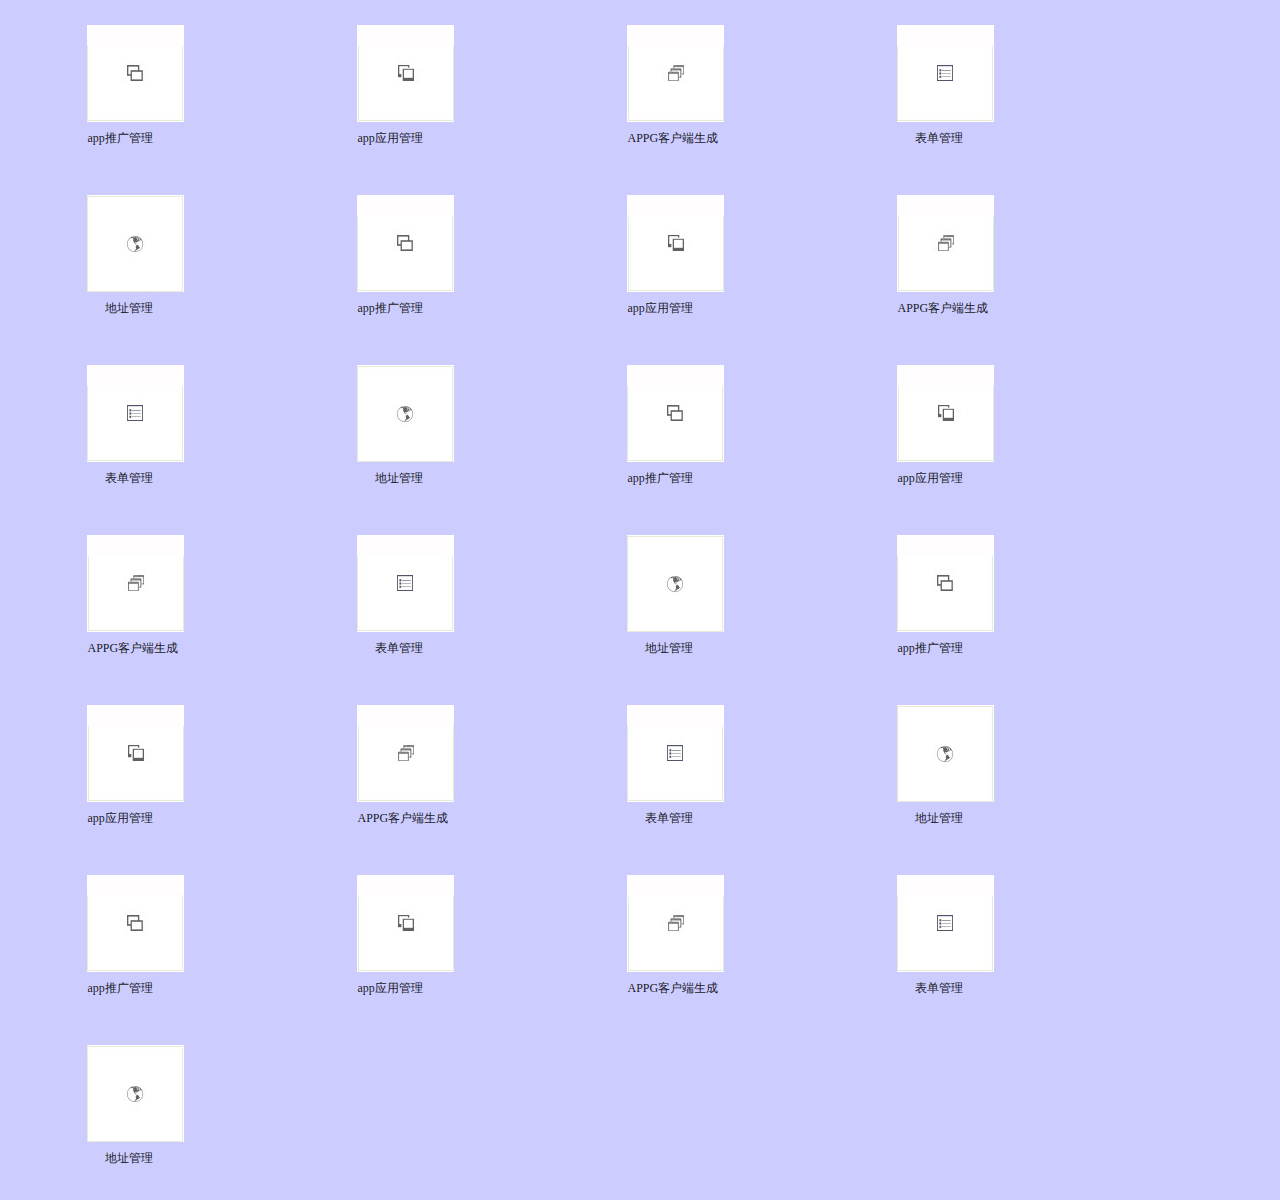
<file: php/login/pages/more.html>
<!doctype html>
<html>
<head>
<meta charset="utf-8">
<title>无标题文档</title>
<link rel="stylesheet" type="text/css" href="../css/admin.css">
<script src="../js/jquery1.11.min.js"></script>
<script src="../js/main.js"></script>
</head>
<body>
<div id="body">
   <div id="body-right-m">
     <ul>
         <li><a href="##" class="z"></a><p>app推广管理</p></li>
         <li><a href="##" class="x"></a><p>app应用管理</p></li>
         <li><a href="##" class="c"></a><p>APPG客户端生成</p></li>
         <li><a href="##" class="v"></a><p style="margin-left:70px;">表单管理</p></li>
         <li><a href="##" class="b"></a><p style="margin-left:70px;">地址管理</p></li>    
     </ul> 
     <ul>
         <li><a href="##" class="z"></a><p>app推广管理</p></li>
         <li><a href="##" class="x"></a><p>app应用管理</p></li>
         <li><a href="##" class="c"></a><p>APPG客户端生成</p></li>
         <li><a href="##" class="v"></a><p style="margin-left:70px;">表单管理</p></li>
         <li><a href="##" class="b"></a><p style="margin-left:70px;">地址管理</p></li>    
     </ul> 
     <ul>
         <li><a href="##" class="z"></a><p>app推广管理</p></li>
         <li><a href="##" class="x"></a><p>app应用管理</p></li>
         <li><a href="##" class="c"></a><p>APPG客户端生成</p></li>
         <li><a href="##" class="v"></a><p style="margin-left:70px;">表单管理</p></li>
         <li><a href="##" class="b"></a><p style="margin-left:70px;">地址管理</p></li>    
     </ul> 
     <ul>
         <li><a href="##" class="z"></a><p>app推广管理</p></li>
         <li><a href="##" class="x"></a><p>app应用管理</p></li>
         <li><a href="##" class="c"></a><p>APPG客户端生成</p></li>
         <li><a href="##" class="v"></a><p style="margin-left:70px;">表单管理</p></li>
         <li><a href="##" class="b"></a><p style="margin-left:70px;">地址管理</p></li>    
     </ul> 
     <ul>
         <li><a href="##" class="z"></a><p>app推广管理</p></li>
         <li><a href="##" class="x"></a><p>app应用管理</p></li>
         <li><a href="##" class="c"></a><p>APPG客户端生成</p></li>
         <li><a href="##" class="v"></a><p style="margin-left:70px;">表单管理</p></li>
         <li><a href="##" class="b"></a><p style="margin-left:70px;">地址管理</p></li>    
     </ul> 
     
  </div>   
</div>
</body>
</html>
</file>
<file: php/login/css/admin.css>
/* CSS Document */
*{
	margin:0px;
	padding:0px;	
}
/*左边页面*/
 #body-left{
	font-family:"宋体";
	position:fixed;
	background:url(../img/left.jpg) no-repeat;
	float:left;
	width:220px;
	height:724px;
}
 #body-left a{
	color:#000;
	text-decoration:none;	
}
#body-left .body-leftmain{
	
}
 #body-left .body-leftmain .nav1 a{
	margin-left:60px;
	
	font-size:18px;
	
}
#body #body-left .body-leftmain ul li{
	list-style:none;
	margin-top:12px;
	margin-left:20px;
	
}
 #body-left .body-leftmain  .t:hover span , #body-left .body-leftmain  .t:hover{
	text-decoration:none;
	color:red;
	
}
#body-left .body-leftmain  p{
	width:200px;
	padding-top:12px;
	border-top:1px solid rgba(204,204,204,0.8);
	text-decoration:none;
	font-size:18px;
	font-weight:500;	
}

 #body-left .body-leftmain  .p{
	display:none;
	float:right;
	margin-top:8px;
	margin-right:25px;
	height:12px;
	width:13px;
	background:url(../img/solution_cate_icon.png) no-repeat 0 -3px;
}
 #body-left .body-leftmain  .pp{
	float:right;
	
	margin-right:25px;
	margin-top:8px;
	height:12px;
	width:13px;
	background:url(../img/solution_cate_icon.png) no-repeat 0 -23px;
}
 #body-left .body-leftmain  .u{
	display:none;
}
 #body-left .body-leftmain ul li ul li{
	cursor:pointer;
	color:rgba(51,51,51,0.8);
	text-indent:2em;
	list-style:none;
}
/*左边页面*/

/*右边页面*/
 #body-right{
	overflow:hidden;
	background:#9CF;
	height:1200px;			
}
/*右边页面*/
 #body-right-f{
	overflow:hidden;
	background:#FFF;
	height:1200px;			
}
/*右边页面*/
 #body-right-f-z{
	overflow:hidden;
	background:#900;
	height:1200px;			
}
/*右边页面*/
 #body-right-f-s{
	overflow:hidden;
	background:#6F0;
	height:1200px;			
}
/*右边页面*/
 #body-right-f-g{
	overflow:hidden;
	background:#CC6;
	height:1200px;			
}
/*右边页面*/
 #body-right-f-c{
	overflow:hidden;
	background:#360;
	height:1200px;			
}
/*右边页面*/

/*头部页面*/
#top{

	padding-top:18px;
	padding-left:18px;
	background:url(../img/top.jpg);
	width:1424px;
	height:80px;
	clear:both;	
	
}
#top img{
	float:left;
}
#top .new a{
	text-decoration:none;
	
}
#top .new i{
	font:normal;
	
}
#top .new a:hover{
	color:#900;
	
}
#top .top-main{

	float:left;
	margin-left:65px;
}
#top .top-main ul li{
	width:145px;
	height:100px;
	list-style:none;
	float:left;	
}
#top .top-main ul li a{
	font-family:"宋体";
	font-weight:600;
	display:block;
	float:left;
	height:20px;
	text-decoration:none;
	color:rgba(0,0,0,0.8);
}
#top .top-main ul li p{
	cursor:pointer;
	display:block;
	width:27px;
	height:27px;
	margin-left:18px;
	margin-bottom:5px;
}
#top .top-main ul li .z{
	background:url(../img/btop.jpg) no-repeat -313px -474px;	
}
#top .top-main ul li .x{
	background:url(../img/btop.jpg) no-repeat -562px -474px;	
}
#top .top-main ul li .c{
	background:url(../img/btop.jpg) no-repeat -808px -474px;	
}
#top .top-main ul li .v{
	background:url(../img/btop.jpg) no-repeat -313px -610px;	
}
#top .top-main ul li .b{
	background:url(../img/btop.jpg) no-repeat -313px -335px;	
}
#top .top-main ul li .n{
	background:url(../img/btop.jpg) no-repeat -688px -197px;	
}
#top .top-main ul li .m{
	background:url(../img/btop.jpg) no-repeat -688px -57px;	
}
/*头部页面*/


/*更多应用页面*/

 #body-right-m{
	overflow:hidden;
	background:#CCF;
	height:1200px;			
}


 #body-right-m ul li{
	margin:25px 35px;
	width:200px;
	height:120px;
	list-style:none;
	float:left;			
}
 #body-right-m ul li a{
	margin:0px auto;
	display:block;
	width:97px;
	height:97px;
}
 #body-right-m ul li .z{
	
	background:url(../img/btop.jpg) no-repeat -28px -22px;		
}
 #body-right-m ul li .x{
	background:url(../img/btop.jpg) no-repeat -152px -22px;		
}
 #body-right-m ul li .c{
	background:url(../img/btop.jpg) no-repeat -277px -22px;		
}
 #body-right-m ul li .v{
	background:url(../img/btop.jpg) no-repeat -528px -22px;		
}
 #body-right-m ul li .b{
	background:url(../img/btop.jpg) no-repeat -28px -160px;		
}
 #body-right-m ul li p{
	cursor:pointer;
	font-size:12px;
	color:rgba(0,0,0,0.9);
	width:95px;
	margin:8px auto;
	
}

/*更多应用页面*/
</file>
<file: css/login.css>
/* CSS Document */
body{background-color: #000000;margin: 0px;overflow: hidden;}
a{color:#0078ff;}
.form-bg {
    height: 750px;
    background-image: url(../img/login/left.jpg);

}

.form-horizontal {
    background: #fff;
    padding-bottom: 40px;
    border-radius: 15px;
    text-align: center;

}




.form-horizontal .form-control {
    background: #f0f0f0;
    border: none;
    border-radius: 20px;
    box-shadow: none;
    padding: 0 20px 0 20px;
    height: 40px;
    transition: all 0.3s ease 0s;
}

.form-horizontal .form-control:focus {
    background: #e0e0e0;
    box-shadow: none;
    outline: 0 none;
}

.form-horizontal .form-group i {
    position: absolute;
    top: 12px;
    left: 60px;
    font-size: 17px;

    transition: all 0.5s ease 0s;
}

.form-horizontal .form-control:focus + i {
    color: #00b4ef;
}

.form-horizontal .fa-question-circle {
    display: inline-block;
    position: absolute;
    top: 12px;
    right: 60px;
    font-size: 20px;
    color: #808080;
    transition: all 0.5s ease 0s;
}

.form-horizontal .fa-question-circle:hover {
    color: #000;
}

.form-horizontal .main-checkbox {
    float: left;
    width: 20px;
    height: 20px;
    background: #11a3fc;
    border-radius: 50%;
    position: relative;
    margin: 5px 0 0 5px;
    border: 1px solid #11a3fc;
}

.form-horizontal .main-checkbox label {
    width: 20px;
    height: 20px;
    position: absolute;
    top: 0;
    left: 0;
    cursor: pointer;
}

.form-horizontal .main-checkbox label:after {
    content: "";
    width: 10px;
    height: 5px;
    position: absolute;
    top: 5px;
    left: 4px;
    border: 3px solid #fff;
    border-top: none;
    border-right: none;
    background: transparent;
    opacity: 0;
    -webkit-transform: rotate(-45deg);
    transform: rotate(-45deg);
}

.form-horizontal .main-checkbox input[type=checkbox] {
    visibility: hidden;
}

.form-horizontal .main-checkbox input[type=checkbox]:checked + label:after {
    opacity: 1;
}

.form-horizontal .text {
    float: left;
    margin-left: 7px;
    line-height: 20px;
    padding-top: 5px;
    text-transform: capitalize;
}

@media (max-width: 390px) {
    .form-horizontal {
        margin-top: 10px;
        background: #fff;
        padding-bottom: 40px;
        border-radius: 15px;
        text-align: center;

    }

    .form-horizontal .btn {
        border: 1px solid red;
        float: right;
        font-size: 8px;
        color: #fff;
        background: #00b4ef;
        border-radius: 30px;
        padding: 10px 25px;
        border: none;
        text-transform: capitalize;
        transition: all 0.5s ease 0s;
    }

}

@media (min-width: 1200px) {
    .form-horizontal {
        margin-top: 120px;
        background: #fff;
        padding-bottom: 40px;
        border-radius: 15px;
        text-align: center;

    }

}

.input-group-addon {
    border: none;

}

.form-horizontal .btn {
    float: right;
    font-size: 14px;
    color: #fff;
    background: #00b4ef;
    border-radius: 30px;
    padding: 10px 25px;
    border: none;
    text-transform: capitalize;
    transition: all 0.5s ease 0s;
}

@media only screen and (max-width: 479px) {
    .form-horizontal .form-group {
        padding: 0 25px;
    }

    .form-horizontal .form-group i {
        left: 45px;
    }

    .form-horizontal .btn {
        font-size: 12px;
        padding: 4px 8px;
    }
}

@media (min-width: 1200px) {
    .login-set{
		left:22%;
		top:-8%; 
		position:absolute;
	    width:50%;
		height:25%;
		
	}
}
@media (max-width: 1200px) {
    .login-set{
		left:22%;
		top:6%; 
		position:absolute;
	    width:50%;
		height:25%;
		
	}
}
@media (max-width: 700px) {
    .login-set{
		left:12%;
		top:6%; 
		position:absolute;
	    width:80%;
		height:25%;
		
	}
}
@media (min-width: 490px) {
  .form-horizontal .form-group {
    padding: 0 40px;
    margin: 0 0 25px 0;
    position: relative;
} 
.form-horizontal .heading {
    display: block;
    font-size: 35px;
    font-weight: 700;
    padding: 35px 0;
    border-bottom: 1px solid #f0f0f0;
    margin-bottom: 30px;
}
}
@media (max-width: 490px) {
  .form-horizontal .form-group {
    padding: 0 40px;
   
    position: relative;
}

}
@media (max-width: 440px) {
	  .form-horizontal .form-group {
    padding: 0 40px;
   
    position: relative;
} 
    .login-set{
		left:10%;
		top:8%; 
		position:absolute;
	    width:80%;
		height:10%;
		
	}
	.form-horizontal .heading {
    display: block;
    font-size: 12px;
    font-weight: 700;
    padding: 12px 0;
    border-bottom: 1px solid #f0f0f0;
    margin-bottom: 12px;
}
}
</file>
<file: css/main.css>
/* CSS Document @author dingshenghui*/
* {
    margin: 0px;
    padding: 0px;
}

body {
    font-family:  frutigernext,Microsoft YaHei,Arial,Helvetica,sans-serif;
    font-weight: normal;

}
.text-blacks{
	 color: #000;
}
.text-greys{
	 color:#666;
}
/* 下拉菜单背景 */
.dropmenu-down {
    padding: 0px;
    margin: 0px;
}

.dropmenu {
    font-family: frutigernext, "Microsoft YaHei", Arial, Helvetica, sans-serif;
    height: 250px;
    display: none;
}

.dropmenu .col-sm-3 .row {
    height: 250px;
    padding: 50px 0px 30px 15px;

}

.dropmenu-list4 {
    height: 250px;
    padding: 0px 0px 30px 15px;

}

.dropmenu-down .dropmenu .col-sm-3 .row:hover, .dropmenu-down .dropmenu .col-sm-2:hover, .dropmenu-down .dropmenu-list4 .col-sm-2:hover {
    background-color: rgba(0, 0, 0, 0.1);

}

/*btn 颜色引用*查看更多*/
.dropmenu-down .dropmenu .col-sm-3 .row:hover .col-sm-9 ul li:last-child, .dropmenu-down .dropmenu .col-sm-2:hover .lx, .dropmenu-down .dropmenu-list3 .col-sm-3:hover .lx {
    display: inline-block;
    padding: 6px 12px;
    margin-bottom: 0;
    font-size: 14px;
    font-weight: normal;
    line-height: 1.42857143;
    text-align: center;
    white-space: nowrap;
    vertical-align: middle;
    -ms-touch-action: manipulation;
    touch-action: manipulation;
    cursor: pointer;
    -webkit-user-select: none;
    -moz-user-select: none;
    -ms-user-select: none;
    user-select: none;
    background-image: none;
    border: 1px solid transparent;
    border-radius: 4px;
    background-color: #C00;
    border-color: #d43f3a;
}

.dropmenu-down .dropmenu .col-sm-2 {
    height: 280px;
    text-align: center;

}

.dropmenu-down .dropmenu .col-sm-2 a {
    color: #000;
    font-family: "宋体";
    font-size: 16px;
}

.dropmenu-down .dropmenu .col-sm-2 a:hover {
    text-decoration: none;
}

.dropmenu-down .dropmenu .col-sm-2 a p, .dropmenu-down .dropmenu .dropmenu-list3 .col-sm-2 p, .dropmenu-list4 .col-sm-2 p {
    font-size: 20px;
    color: #900;
}

.dropmenu-down .dropmenu .dropmenu-list3 .col-sm-2:first-child, .dropmenu-list4 .col-sm-2:first-child {
    margin-left: 50px;

}

.dropmenu-down .dropmenu .col-sm-2:hover a h4, .dropmenu-down .dropmenu .dropmenu-list3 .col-sm-2 a:hover, .dropmenu-list4 .col-sm-2 a:hover {
    text-decoration: underline;
    color: #09C;
}

.dropmenu-down .dropmenu .dropmenu-list3 .col-sm-2, .dropmenu-list4 .col-sm-2 li {
    padding-top: 12px;
    height: 350px;
}

.dropmenu-down .dropmenu .dropmenu-list3 .col-sm-2 li, .dropmenu-list4 .col-sm-2 li {
    height: 28px;
    line-height: 28px;
}

.dropmenu-down .dropmenu .dropmenu-list5 .col-sm-2 {
    padding-top: 12px;
    height: 250px;

}

.dropmenu-down .dropmenu .dropmenu-list5 .col-sm-2:last-child p {
    font-size: 16px;
}

.dropmenu li a {
    color: #000;
    font-family: "宋体";
    font-size: 16px;
}

.dropdown-list li a {
    padding-bottom: 0px;
}

/* 首页头部背景*/
.i-bg {
    position: relative;
}

.i-bg > img, .bg > img {
    width: 100%;
    height: 100%;
}

.bg {
    position: absolute;
    top: 30%;
    left: 12%;
}

.bg .btn-info {
    margin: 20px;
}

.bg .btn-info:hover {
    background-color: #d9534f;
    border-color: #d43f3a;
}

.index {
    overflow: hidden;

}

.index .container {
    background-color: #333;

}

/* 首页头部背景 */
.container {
    height: auto;

}

/*搜索栏*/
.new-search {
    margin: 0px;
    padding: 0px;
    border: 0px;
    width: 250px;
    height: 33px;

}

.new-search-bg li a {
    width: 39px;
    height: 36px;
    margin-top: 35px;
    text-indent: -9999px;
    background: url(../img/hw1_sprite.png) -42px -141px;

}

.new-search-bg li a:hover {
    background: url(../img/hw1_sprite.png) 0px -141px;

}

/*搜索栏*/

/*三线*/
.hamburger:hover {
    cursor: pointer;
}

#hamburger {
    position: relative;
    -webkit-transition: all 0.3s ease-in-out;
    -o-transition: all 0.3s ease-in-out;
    transition: all 0.3s ease-in-out;
}

#hamburger.is-active {
    -webkit-transform: rotate(45deg);
    -ms-transform: rotate(45deg);
    -o-transform: rotate(45deg);
    transform: rotate(45deg);
}

#hamburger:before {
    content: "";
    position: absolute;
    -webkit-box-sizing: border-box;
    -moz-box-sizing: border-box;
    box-sizing: border-box;
    width: 35px;
    height: 35px;
    border: 5px solid transparent;
    top: calc(50% - 17px);
    left: calc(50% - 17px);
    border-radius: 100%;
    -webkit-transition: all 0.3s ease-in-out;
    -o-transition: all 0.3s ease-in-out;
    transition: all 0.3s ease-in-out;
}

#hamburger.is-active:before {
    border: 2px solid red;
}

#hamburger.is-active .icon-bar {
    width: 25px;
}

#hamburger.is-active .icon-bar:nth-child(2) {
    opacity: 0;
}

#hamburger.is-active .icon-bar:nth-child(1) {
    border: 1px solid #C00;
    -webkit-transform: translateY(6px);
    -ms-transform: translateY(6px);
    -o-transform: translateY(6px);
    transform: translateY(6px);
}

#hamburger.is-active .icon-bar:nth-child(3) {
    border: 1px solid #C00;
    -webkit-transform: translateY(-6px) rotate(90deg);
    -ms-transform: translateY(-6px) rotate(90deg);
    -o-transform: translateY(-6px) rotate(90deg);
    transform: translateY(-6px) rotate(90deg);
}

/*三线*/

/* 右边定位广告栏*/
#right-icon {
    position: fixed; /*固定作用*/
    right: 0;
    _position: absolute; /* 把导航栏位置定义为绝对位置  关键*/
    z-index: 999999999;
    top: 40%;
    width: 48px;
}

#right-icon ul {
    float: right;
    font-size: 12px;
}

#right-icon ul li {
    opacity: 0.8;
    margin: 5px 0px;
}

#right-icon ul li a {
    text-decoration: none;
    color: #FFF;
    display: none;
    font-size: 18px;
    text-align: center;
}

#right-icon ul li:nth-child(1) div:hover, #right-icon ul li:nth-child(2) div:hover, #right-icon ul li:nth-child(3) div:hover, #right-icon ul li:nth-child(4) div:hover {
    cursor: pointer;
    background: none;
}

#right-icon ul li:nth-child(1) div:hover a, #right-icon ul li:nth-child(2) div:hover a, #right-icon ul li:nth-child(3) div:hover a, #right-icon ul li:nth-child(4) div:hover a {
    display: block;
    background-color: #900;
}

#right-icon ul li:nth-child(1) div {
    width: 48px;
    height: 48px;
    background: url(../img/links/icon_all.png) 0px 0px no-repeat #CCC;

}

#right-icon ul li:nth-child(2) div {
    width: 48px;
    height: 48px;
    background: url(../img/links/icon_all.png) 0px -48px no-repeat #CCC;
}

#right-icon ul li:nth-child(3) div {
    width: 48px;
    height: 48px;
    background: url(../img/links/icon_all.png) 0px -96px no-repeat #CCC;
}

#right-icon ul li:nth-child(4) div {
    width: 48px;
    height: 48px;
    background: url(../img/links/icon_all.png) 0px -144px no-repeat #CCC;
}

/* 右边定位广告栏*/

/*浮动广告*/
#newsmain {
    position: fixed; /*固定作用*/
    _position: absolute; /* 把导航栏位置定义为绝对位置  关键*/
    z-index: 999999999;
    margin-top: 210px;
    width: 100px;
    margin-left: -50px;
}

#newsmain ul {
    float: left;
    font-size: 12px;

}

#newsmain ul li:hover .newmain, #newsmain ul li:hover .newmain1, #newsmain ul li:hover .newmain2, #newsmain ul li:hover .newmain3 {
    display: block;

}

#newsmain .newmain3 {
    width: 120px;

}

#newsmain .newmain, #newsmain .newmain1, #newsmain .newmain2, #newsmain .newmain3 {
    background: #9C9;
    position: absolute;
    float: left;
    margin-left: 50px;
    z-index: 999999999999;
    display: none;

}

#newsmain .newpic {
    margin: 100px auto;

}

/*浮动广告*/

/*首页滚动图片*/

.slide1 {
    background: url(../img/page/1.jpg) no-repeat center;
    background-size: cover;
    height: 500px;

}

.slide2 {
    background: url(../img/page/2.jpg) no-repeat center;
    background-size: cover;
    height: 500px;

}

.slide3 {
    background: url(../img/page/3.jpg) no-repeat center;
    background-size: cover;
    height: 500px;

}

/*首页滚动图片*/

/* navigation section */
.navbar-default {
    background: #fff;
    border: none;
    box-shadow: 0 2px 8px 0 rgba(50, 50, 50, 0.04);
    margin: 0 !important;
}

.navbar-default .navbar-brand {
    font-size: 40px;
    font-weight: bold;
    margin: 0;
    line-height: 40px !important;
}

.navbar-default .navbar-nav li a {
    color: #606060;
    font-weight: bold;
    padding-right: 20px;
    padding-left: 20px;
    line-height: 40px;
}

.navbar-default .navbar-nav li a:hover {
    color: #eb5424;
}

.navbar-default .navbar-nav > li > a:hover, .navbar-default .navbar-nav > li > a:focus {
    color: #606060;
    background-color: transparent;
}

.navbar-default .navbar-nav > .active > a, .navbar-default .navbar-nav > .active > a:hover, .navbar-default .navbar-nav > .active > a:focus {
    color: #eb5424;
    background-color: transparent;
}

.navbar-default .navbar-toggle {
    border: none;
    padding-top: 12px;
}

.navbar-default .navbar-toggle .icon-bar {
    background: #eb5424;
    border-color: transparent;
}

.navbar-default .navbar-toggle:hover, .navbar-default .navbar-toggle:focus {
    background-color: transparent;
}

/* navigation section */
/*网页底部*/
.modal-footer {
    border-top: 1px solid #aaaaaa;
    border-bottom: 1px solid #aaaaaa;
    background-color: #272727;
    color: #CCC;

}

.modal-footer .container {
    text-align: left;
}

.modal-footer a {
    color: #ccc;
}

.modal-footer .container {
    border-top: 0px solid red;

}

/*网页底部span标签*/
.modal-footer .container-fluid span {
    border-right: 2px solid #CCC;
}

.modal-footer .container span:last-child {
    border: none;
}

.modal-footer .container span a {
    margin-right: 8px;
    padding: 6px;
    height: 12px;

}

.modal-footer label {
    margin: 0px;
    padding: 0px;
    font-family: "宋体";
    font-size: 18px;
    font-weight: normal;
}

.visible-xs .col-sm-3 {
    margin: 0px;
}

.visible-xs .col-sm-3 li {
    background-color: #CCC;
    border-bottom: 1px solid rgba(51, 51, 51, 0.8);
}

.visible-xs .col-sm-3 ul {
    margin-top: 0px;
}

/*网页底部*/

/*媒体查询*/
/*媒体查询1:设置在1052时下拉菜单消失*/
@media (max-width: 1050px) {
    .dropdown-list {
        display: none;
    }

    .dropdown-menu {
        display: none;
    }

    .dropdown-list li a:hover {
        border-bottom: none;
    }
}

/*媒体查询:设置大于1052时导航栏*/
@media (min-width: 1052px) {
    .dropdown-list li:first-child {
        margin-top: 20px;
        background-color: #e6e6e6;
        border-radius: 8px;
    }

    .dropdown-list li:first-child:hover {
        background-color: #dd0011;
    }

    .dropdown-list li:first-child a {
        text-align: center;
        height: 40px;
        padding-top: 0px;

    }

    .dropdown-list li a:hover {
        border-bottom: 2px solid #eb3034;
    }

    .dropmenu-list4 .col-sm-2:last-child {
        border-left: 1px solid #999;

    }

}

/*媒体查询2:设置小屏幕时底部导航栏居中*/

@media (max-width: 390px) {

    .modal-footer .container .span {
        text-align: center;

    }

    .modal-footer .container .caret {
        visibility: visible;
    }

    /*媒体查询2:设置小屏幕时选择及登录消失*/
    .nav-main-top {
        display: none;
        font-family: "宋体";
        font-size: 18px;
        font-style: normal;
    }

    .col-sm-12 {
        border-bottom: 1px solid #aaaaaa;
    }
}

/*媒体查询小于992时*/
@media (max-width: 992px) {
    /*媒体查询3:设置底部图片小于992消失*/
    .imglinks {
        display: none;
    }

    /*媒体查询小于992时user联系我们中的文字*/
    .user-container-ul-bg .con1 p {
        position: absolute;
        font-size: 10px;
        top: 40%;
        left: 28%;

    }
}

/*媒体查询小于767时*/
@media (max-width: 767px) {
    .modal-footer ul li a {
        color: #000;
    }

    /*媒体查询3:设置index页面网格图片在767时大小*/
    .grid figure {
        position: relative;
        float: left;
        overflow: hidden;
        margin: 10px 1%;
        min-width: 95%;
        max-width: 680px;
        max-height: 800px;
        width: 48%;
        background: #3085a3;
        text-align: center;
        cursor: pointer;
    }

    /* 首页头部背景 */
    #bg {
        margin-top: 80px;

    }

}
/*媒体查询小于520时user界面*/
@media (max-width:520px) {
    /*媒体查询小于520时联系我们隐藏*/
	.user-container-ul-bg{
		display:none;
	}
   .user-phone{
		display:block;
	}
}
@media (min-width:590px) {
    /*媒体查询小于520时联系我们隐藏*/
	.user-phone{
		display:none;}
   .user-container-ul-bg{
		display:block;
	}
}
/*媒体查询小于700时*/
@media (max-width: 700px) {
    /*媒体查询4:设置index页面网格图片在767时大小*/
    .container-fluid, content .grid figure {
        width: 90%

    }

    .user-footer, .user-modal-footer {
        width: 100%;
    }
	.container-fluid .container .text-right p{
		text-align:center;
		}
	.container-fluid .container .text-right span {
		display:none;
		}
}

/*媒体查询小于768时*/
@media (max-width: 768px) {
	/*媒体查询小于768时*/
	.dropdown-list {
        display: block;
    }
	
    .pull-right {
        visibility: hidden;
    }

    .imglinks {
        display: none;
    }

    .modal-footer .container .caret {
        visibility: visible;

    }

    .xs-nav {
        display: none;

    }

}

/*媒体查询大于768时*/
@media (min-width: 768px) {
    /*媒体查询5:设置index页面网格图片在768时大小*/
    .grid figure {
        border: 1px solid #eeeeee;
        position: relative;
        float: left;
        overflow: hidden;
        margin: 10px 1%;
        min-width: 320px;
        max-width: 680px;
        max-height: 800px;
        width: 48%;
        background: #3085a3;
        text-align: center;
        cursor: pointer;
    }

    .container {
        width: 750px;
    }

    #bg {
        margin-top: 100px;

    }

}

/*媒体查询大于992时*/
@media (min-width: 992px) {

    .container {
        width: 970px;
    }

    /*媒体查询大于992时user联系我们中的文字*/
    .user-container-ul-bg .con1 p {
        position: absolute;
        font-size: 12px;
        top: 40%;
        left: 22%;

    }
}

/*媒体查询大于1200时*/
@media (min-width: 1200px) {
    /*媒体查询大于1200时user界面滚动图片*/
    .user-footer .user-left-img #user-footer-left-img .item img, .user-footer .user-right-img #user-footer-right-img .item img {
        width: 12%;
        height: 117px;
        overflow: hidden;
        float: left;
    }

    .container {
        width: 1170px;
    }

    .modal-footer .container {
        margin-top: 12px;

    }

    .modal-footer .container .imglinks ul {
        padding-left: 20px;

    }

    .container .col-md-8 .col-sm-6 img {
        width: 340px;
        height: 149px;
    }

    /*设置选择及登录*/
    .nav-main-top span {
        margin-right: 20px;

    }

    .nav-main-top span a {
        color: #000;

    }

    .nav-main-top span a:hover {
        color: #3CF;

    }

    #bg {
        margin-top: 80px;

    }
}

/*媒体查询小于1330时index界面图片字体*/
@media (max-width: 1330px) {
    figure:hover h2 {
        display: none;
    }

}

/*媒体查询*/
/*底部关注我们*/
.imglinks li {
    line-height: 22px;
    text-align: left;
    font-size: 16px;

}

.imglinks img {
    padding-right: 6px;
    padding-bottom: 12px;

}

.imglinks ul div {
    margin-top: 12px;
    width: 80px;
}

.container .new {
    margin-top: 22px;
    font-size: 16px;

}

.container .new a {
    color: #333;
}

.container .col-md-8 .col-sm-6 a {
    color: #333;
    font-size: 20px;
}

.new-con {
    padding-bottom: 30px;
}

/*news新闻界面css样式部分代码*/
.list-news li {
    padding-bottom: 20px;
    border-bottom: 1px solid #CCC;
    opacity: 0.8;
}

.dropdown-menus li a {
    padding: 5px 12px;
    margin: 2px 0 0;
    color: #666;
    font-size: 16px;

}

.list-news h3 {
    font-size: 18px;
    font-weight: 700;
}

.left-nav {
    color: #000;
    font-size: 16px;
    font-weight: 700;
}

.split {
    border: 1px solid #ccc;
    opacity: 0.5;
}

.text-grey {
    color: #b29999;
}

.text-black a {
    color: #666;
}

.text-black .left-main {
    margin: 10px;

}

.glyphicon-triangle-right, .glyphicon-triangle-bottom {
    color: red;
}

.col-md-3 h4 {
    margin-top: 20px;
    font-size: 20px;
}

.text-black a li {
    margin-left: 15px;
    padding: 5px;
    font-size: 16px;
    color: #000;
}

/*news新闻界面css样式部分代码*/

/*manage公司治理界面css样式部分代码*/
.container .m-left {
    padding: 0px;
    padding-bottom: 20px;
}

.container li {
    font-family: sans-serif, serif;
    font-size: 16px;

}

.container h3.m-h3 {
    font-size: 30px;
    font-weight: 800;
    padding-bottom: 18px;
    border-bottom: 1px solid #CCC;

}

.icon {
    margin-top: 12px;
    background: url(../img/share_all.png) no-repeat 0 0;
}

/*manage公司治理界面*链接图标*css样式部分代码*/
.icon a {
    float: left;
    width: 25px;
    height: 25px;
}

.icon .z {
    background: url(../img/share_all.png) no-repeat 0 -0px;
    margin-right: 5px;

}

.icon .x {

    background: url(../img/share_all.png) no-repeat 0 -23px;
    margin-right: 5px;

}

.icon .c {

    background: url(../img/share_all.png) no-repeat 0 -48px;
    margin-right: 5px;

}

.icon .v {

    background: url(../img/share_all.png) no-repeat 0 -72px;
    margin-right: 5px;

}

.icon .b {

    background: url(../img/share_all.png) no-repeat 0 -95px;
    margin-right: 5px;

}

.icon .n {

    background: url(../img/share_all.png) no-repeat 0 -120px;
    margin-right: 5px;

}

.icon .m {

    background: url(../img/share_all.png) no-repeat 0 -143px;
    margin-right: 5px;

}

.icon .l {

    background: url(../img/share_all.png) no-repeat 0 -168px;
    margin-right: 5px;

}

/*manage公司治理界面*内容*css样式部分代码*/
.text-main {
    margin-top: 70px;

}

.text-main p {
    font-family: sans-serif, serif;
    font-size: 16px;
    text-indent: 2em;
    margin: 16px 0px;

}

.text-main ul {
    font-family: sans-serif, serif;
    margin-top: 12px;
    padding-left: 25px
}

.m-right a.active {
    color: #C00;
}

.m-right a {
    color: #000;
    font-family: sans-serif, serif;
    text-decoration: none;
}

.m-right a:hover {
    color: #C00;
    text-decoration: underline;
    font-family: sans-serif, serif;
    text-decoration: none;
}

.m-right a li {
    margin-top: 20px;

}

/*manage公司治理界面css样式部分代码*/

/*introduction公司治理界面css样式部分代码*/
.i-video {
    float: right;
}

.i-p {
    float: none;
}

.i-f {
    background-image: url(../img/links/main2-bg.jpg);
}

.i-container > .container > .row:first-child {
    margin-top: 30px;
}

.i-container > .container > .row {
    margin-bottom: 36px;
}

.i-container > .container > .row p {
    color: #333;
    font-family: "宋体", sans-serif, serif;
    font-size: 16px;
}

.i-container > .container > .row a {
    color: #333;
    font-family: "宋体", sans-serif, serif;

}

.i-container > .container > .row a h3 {
    font-size: 20px;
    font-weight: 800;
}

.i-container > .container > .row a:hover {
    color: #C00;
}

/*introduction公司治理界面css样式部分代码*/
.i-v {
    position: relative;
}

.i-vmain {
    position: absolute;
    top: 30%;
    left: 30%;
}

.i-vmain img {
    position: absolute;
    left: 50%;
    margin-left: -25px;
}

.i-vmain p {
    font-family: "宋体";
    font-size: 45px;
    color: #FFF;
}

/*user界面*/
.text-white {
    color: #CCC;
}

.item img {
    cursor: pointer;
}

/*user界面**图片显示**代码*/
.user-container .user-container-row div {
    padding: 1px;
}

/*user界面**寻找华为**代码*/
.user-container-select {
    background: url(../img/user/maps_bg.jpg);
}

.user-container-select h3 {
    margin: 70px 0px;
}

.user-container-select li {
    text-align: center;
    font-size: 24px;
    width: 33.33%;
    color: #FFF;
    float: left;
    border-right: 1px solid #999;

}

.user-container-select li:last-child {

    border-right: none;
}

/*user界面**选择城市**代码*/
.items ul li {
    list-style: none;

}

.items {
    float: left;
    width: 33.33%;
    padding: .2rem;
    overflow: hidden;
}

.items i {
    display: block;
    height: 40px;
    line-height: 40px;
    text-align: center;
    font-style: normal;
    font-size: 18px;
    cursor: pointer;
    background-color: #333;
    border: 1px solid rgba(255, 255, 255, 0.3);
    color: rgba(255, 255, 255, 0.6);
}

.items ul {
    display: none;
    width: 26.33%;
    height: 180px;
    border: #ddd solid 1px;
    overflow: hidden;
    overflow-y: scroll;
    position: absolute;
    z-index: 999999999999999;
}

.items ul li {
    font-size: 12px;
    height: 30px;
    line-height: 30px;
    text-align: center;
}

.items ul li a {
    width: 100%;
    display: block;
    color: #FFF;
    text-decoration: none;
    transition: all .5s ease 0s;
}

.items ul li a:hover {
    color: #fff;
    background-color: #008BD9;
    font-weight: bold;
}

/*user界面**联系我们**代码*/
.user-container-ul-bg {
    width: 100%;
    height: 123px;
    background: url(../img/user/online_bg.png);
}

.user-container-ul-bg li {
    margin-top: 20px;
    width: 33.33%;
    position: relative;

}
.user-container-ul-bg .con1:hover{
	cursor:none;
	
}
.user-container-ul-bg .con1 a {
    display: block;
    height: 63px;
    background: url(../img/user/sprites_cbg_1.png) no-repeat -250px -383px;
}

.user-container-ul-bg .con2 a {
    display: block;
    height: 63px;
    width: 149px;
    background: url(../img/user/sprites_cbg_1.png) no-repeat -250px -467px;
}

.user-container-ul-bg .con3 a {
    display: block;
    height: 63px;
    width: 149px;
    background: url(../img/user/sprites_cbg_1.png) no-repeat -425px -467px;
}

.container form {
    margin: 70px 0px;
}

/*user界面查找零售商input代码*/
.th input {
    margin-top: 45px;
    width: 130px;
    height: 35px;
    color: rgba(255, 255, 255, 0.8);
    border: none;
    border: 1px solid rgba(255, 255, 255, 0.5);
    background-color: inherit;
    margin-left: 12px;
    margin-right: 12px;

}

/*user界面底部滚动图片代码*/
.user-footer {
    padding: 0px;
    background: url(../img/user/footer-bg.jpg) no-repeat #F5F5F5;
}

.user-footer .user-left-img #user-footer-left-img .item img, .user-footer .user-right-img #user-footer-right-img .item img {
    width: 12%;
    height: 117px;
    overflow: hidden;
    float: left;
}

.user-footer .user-left-img #user-footer-left-img .item a:first-child img, .user-footer .user-right-img #user-footer-right-img .item a:first-child img {
    margin-left: 30px;
}

.user-footer .user-left-img, .user-footer .user-right-img {
    margin: 20px 10px 20px 0px;
}

/*user界面底部导航代码*/
.panel-footer {
    margin-top: 35px;
    background: url(../img/user/footer-bg.jpg) no-repeat;
    background-color: rgb(59, 59, 59);
    opacity: 0.9;
    border: none;
}

.panel-footer .hidden-xs .col-md-2 {
    padding: 0px;
    width: 20%;
}

.panel-footer .hidden-xs .col-md-2 label {
    font-size: 18px;
    color: #CCC;
}

.panel-footer .hidden-xs .col-md-2 ul li a {
    color: #CCC;
    font-size: 12px;

}

.panel-footer .hidden-xs .col-md-2 ul li a:hover {
    color: #FFF;
    text-decoration: none;
}

/*user界面底部花粉俱乐部代码*/
.huafen {
    border-left: 1px solid #999;

}
.huafen .col-md-12 .col-md-6 a.weibo{
	margin-left:30%;
}
.huafen .col-md-12 a.user-fangwen {
    background: url(../img/user/img_con_base2.png) no-repeat rgba(0, 0, 0, 0) scroll -589px -148px;
    display: block;
    height: 45px;z-index:99999;
}

.huafen .col-md-12 .col-md-6 a.weixin i {
    background: url(../img/user/img_con_base2.png) no-repeat rgba(0, 0, 0, 0) scroll -65px -85px;
    display: block;
    width: 34px;
    height: 30px;
	z-index:99999;
}

.huafen .col-md-12 .col-md-6 a.weibo i {
    background: url(../img/user/img_con_base2.png) no-repeat rgba(0, 0, 0, 0) scroll -112px -85px;
    display: block;
    width: 34px;
    height: 30px;
	z-index:99999;
}

.huafen .col-md-12 .col-md-6 a.weixin span {
    background: url(../img/user/img_con_cn_base.png) no-repeat rgba(0, 0, 0, 0) scroll 0 0;
    display: none;
    margin-top: -190px;
    height: 108px;
    width: 108px;
    z-index: 99999999999;
}

.huafen .col-md-12 .col-md-6 a.weixin span.user-ghuanzzhuweixin {
    background: url(../img/user/img_con_cn_base.png) no-repeat rgba(0, 0, 0, 0) scroll -218px 0;
    display: none;
    margin-top: -180px;
    height: 108px;
    width: 108px;
    z-index: 9999999999;
}

.huafen .col-md-12 .col-md-6 .weixin:hover .user-weixin, .huafen .col-md-12 .col-md-6 .weixin:hover .user-ghuanzzhuweixin {
	display:block ;
}

/*user界面改写bootstrap代码*/
/*user界面改写滚动图片箭头代码*/
.carousel-control .icon-prev,
.carousel-control .glyphicon-chevron-left {
    left: 10%;
    margin-left: -10px;
}

.carousel-control .icon-next,
.carousel-control .glyphicon-chevron-right {
    right: 10%;
    margin-right: -10px;
}

/*user界面改写滚动图片远点颜色代码*/
.carousel-indicators .active {
    background-color: #900;
}
/*user界面代码*/
#toast
{   
position: fixed;   
top: 200px;   
left: 50%;   
width: 200px;   
margin-left: -100px;   
border: 1px solid #666;   
color:#900;
padding: 10px 0 ;   
text-align:center;   
opacity: .9;   
  
-webkit-transition: opacity 0.5s ease-out ;
-moz-transition: opacity 0.5s ease-out; 
-ms-transition: opacity 0.5s ease-out;  
-o-transition: opacity 0.5s ease-out; 
transition: opacity 0.5s ease-out;   
}
</file>
<file: css/demo.css>
*, *:after, *:before {
    -webkit-box-sizing: border-box;
    box-sizing: border-box;
}

.clearfix:before, .clearfix:after {
    display: table;
    content: '';
}

.clearfix:after {
    clear: both;
}

.content > h2:first-child {
    padding-top: 0em;
}

.grid {
    position: relative;
    margin: 0 auto;
    padding: 1em 0 4em;
    max-width: 1424px;
    list-style: none;
    text-align: center;
}

/* Common style */

/*.grid figure {
	border:1px solid #eeeeee;
	position: relative;
	float: left;
	overflow: hidden;
	margin: 10px 1%;
	min-width: 320px;
	max-width: 680px;
	max-height: 800px;
	width: 48%;
	background: #3085a3;
	text-align: center;
	cursor: pointer;
}*/

.grid figure img {
    position: relative;
    display: block;
    min-height: 100%;
    max-width: 100%;
    opacity: 0.8;
}

.grid figure figcaption {
    padding: 2em;
    color: #fff;
    text-transform: uppercase;
    font-size: 1.25em;
    -webkit-backface-visibility: hidden;
    backface-visibility: hidden;
}

.grid figure figcaption::before,
.grid figure figcaption::after {
    pointer-events: none;
}

.grid figure figcaption,
.grid figure figcaption > a {
    position: absolute;
    top: 0;
    left: 0;
    width: 100%;
    height: 100%;
}

/* Anchor will cover the whole item by default */
/* For some effects it will show as a button */
.grid figure figcaption > a {
    z-index: 1000;
    text-indent: 200%;
    white-space: nowrap;
    font-size: 0;
    opacity: 0;
}

.grid figure h2 {
    word-spacing: -0.15em;
    font-weight: 300;
}

.grid figure h2 span {
    font-weight: 800;
}

.grid figure h2,
.grid figure p {
    margin: 0;
}

.grid figure p {
    letter-spacing: 1px;
    font-size: 68.5%;
}

figure.effect-sadie figcaption::before {
    position: absolute;
    top: 0;
    left: 0;
    width: 100%;
    height: 100%;
    background: -webkit-linear-gradient(top, rgba(72, 76, 97, 0) 0%, rgba(72, 76, 97, 0.8) 75%);
    background: linear-gradient(to bottom, rgba(72, 76, 97, 0) 0%, rgba(72, 76, 97, 0.8) 75%);
    content: '';
    opacity: 0;
    -webkit-transform: translate3d(0, 50%, 0);
    transform: translate3d(0, 50%, 0);
}

figure.effect-sadie h2 {
    position: absolute;
    top: 50%;
    right: 80px;
    width: 100%;

    -webkit-transition: -webkit-transform 0.35s, color 0.35s;
    transition: transform 0.35s, color 0.35s;
    -webkit-transform: translate3d(0, -50%, 0);
    transform: translate3d(0, -50%, 0);
}

figure.effect-sadie figcaption::before,
figure.effect-sadie p {
    -webkit-transition: opacity 0.35s, -webkit-transform 0.35s;
    transition: opacity 0.35s, transform 0.35s;
}

figure.effect-sadie p {
    font-family: "宋体";
    font-size: 18px;
    position: absolute;
    bottom: 0;
    left: 0px;
    padding: 2em;
    width: 90%;
    opacity: 0;
    -webkit-transform: translate3d(0, 10px, 0);
    transform: translate3d(0, 10px, 0);
}

figure.effect-sadie:hover h2 {
    color: #fff;
    -webkit-transform: translate3d(0, -50%, 0) translate3d(0, -10px, 0);
    transform: translate3d(0, -50%, 0) translate3d(0, -10px, 0);

    /*需要修改的地方*/

}

figure.effect-sadie:hover figcaption::before,
figure.effect-sadie:hover p {
    opacity: 1;
    -webkit-transform: translate3d(0, 0, 0);
    transform: translate3d(0, 0, 0);
}

figure.effect-lily img {
    max-width: none;
    width: -webkit-calc(100% + 50px);
    width: calc(100% + 50px);
    opacity: 0.7;
    -webkit-transition: opacity 0.35s, -webkit-transform 0.35s;
    transition: opacity 0.35s, transform 0.35s;
    -webkit-transform: translate3d(-40px, 0, 0);
    transform: translate3d(-40px, 0, 0);
}

figure.effect-lily:hover img,
figure.effect-lily:hover p {
    opacity: 1;
}

figure.effect-lily:hover img,
figure.effect-lily:hover h2,
figure.effect-lily:hover p {
    -webkit-transform: translate3d(0, 0, 0);
    transform: translate3d(0, 0, 0);
}

/*---------------*/
/***** Bubba *****/
/*---------------*/

figure.effect-bubba {
    background: #9e5406;
}

figure.effect-bubba img {
    opacity: 0.7;
    -webkit-transition: opacity 0.35s;
    transition: opacity 0.35s;
}

figure.effect-bubba:hover img {
    opacity: 0.4;
}

figure.effect-bubba figcaption::before,
figure.effect-bubba figcaption::after {
    position: absolute;
    top: 30px;
    right: 30px;
    bottom: 30px;
    left: 30px;
    content: '';
    opacity: 0;
    -webkit-transition: opacity 0.35s, -webkit-transform 0.35s;
    transition: opacity 0.35s, transform 0.35s;
}

figure.effect-bubba figcaption::before {
    border-top: 1px solid #fff;
    border-bottom: 1px solid #fff;
    -webkit-transform: scale(0, 1);
    transform: scale(0, 1);
}

figure.effect-bubba figcaption::after {
    border-right: 1px solid #fff;
    border-left: 1px solid #fff;
    -webkit-transform: scale(1, 0);
    transform: scale(1, 0);
}

figure.effect-bubba h2 {
    padding-top: 30%;
    -webkit-transition: -webkit-transform 0.35s;
    transition: transform 0.35s;
    -webkit-transform: translate3d(0, -20px, 0);
    transform: translate3d(0, -20px, 0);
}

figure.effect-bubba p {
    padding: 20px 2.5em;
    opacity: 0;
    -webkit-transition: opacity 0.35s, -webkit-transform 0.35s;
    transition: opacity 0.35s, transform 0.35s;
    -webkit-transform: translate3d(0, 20px, 0);
    transform: translate3d(0, 20px, 0);
}

figure.effect-bubba:hover figcaption::before,
figure.effect-bubba:hover figcaption::after {
    opacity: 1;
    -webkit-transform: scale(1);
    transform: scale(1);
}

figure.effect-bubba:hover h2,
figure.effect-bubba:hover p {
    opacity: 1;
    -webkit-transform: translate3d(0, 0, 0);
    transform: translate3d(0, 0, 0);
}
</file>
<file: css/iconfont.css>
@font-face {font-family: "iconfont";
  src: url('../fonts/iconfont.eot?t=1494643183488'); /* IE9*/
  src: url('../fonts/iconfont.eot?t=1494643183488#iefix') format('embedded-opentype'), /* IE6-IE8 */
  url('../fonts/iconfont.woff?t=1494643183488') format('woff'), /* chrome, firefox */
  url('../fonts/iconfont.ttf?t=1494643183488') format('truetype'), /* chrome, firefox, opera, Safari, Android, iOS 4.2+*/
  url('../fonts/iconfont.svg?t=1494643183488#iconfont') format('svg'); /* iOS 4.1- */
}

.iconfont {
  font-family:"iconfont" !important;
  font-size:16px;
  font-style:normal;
  -webkit-font-smoothing: antialiased;
  -moz-osx-font-smoothing: grayscale;
}

.icon-zhongguo:before { content: "\e6dd"; }

.icon-mountains__easyiconnet:before { content: "\e61d"; }

.icon-map__easyiconnet:before { content: "\e61e"; }

.icon-parachute__easyiconnet:before { content: "\e61f"; }

.icon-china:before { content: "\e600"; }

.icon-xiaoguoqi:before { content: "\e643"; }

.icon-zhongguoguoqi:before { content: "\e626"; }

.icon-yzm:before { content: "\e601"; }
</file>
